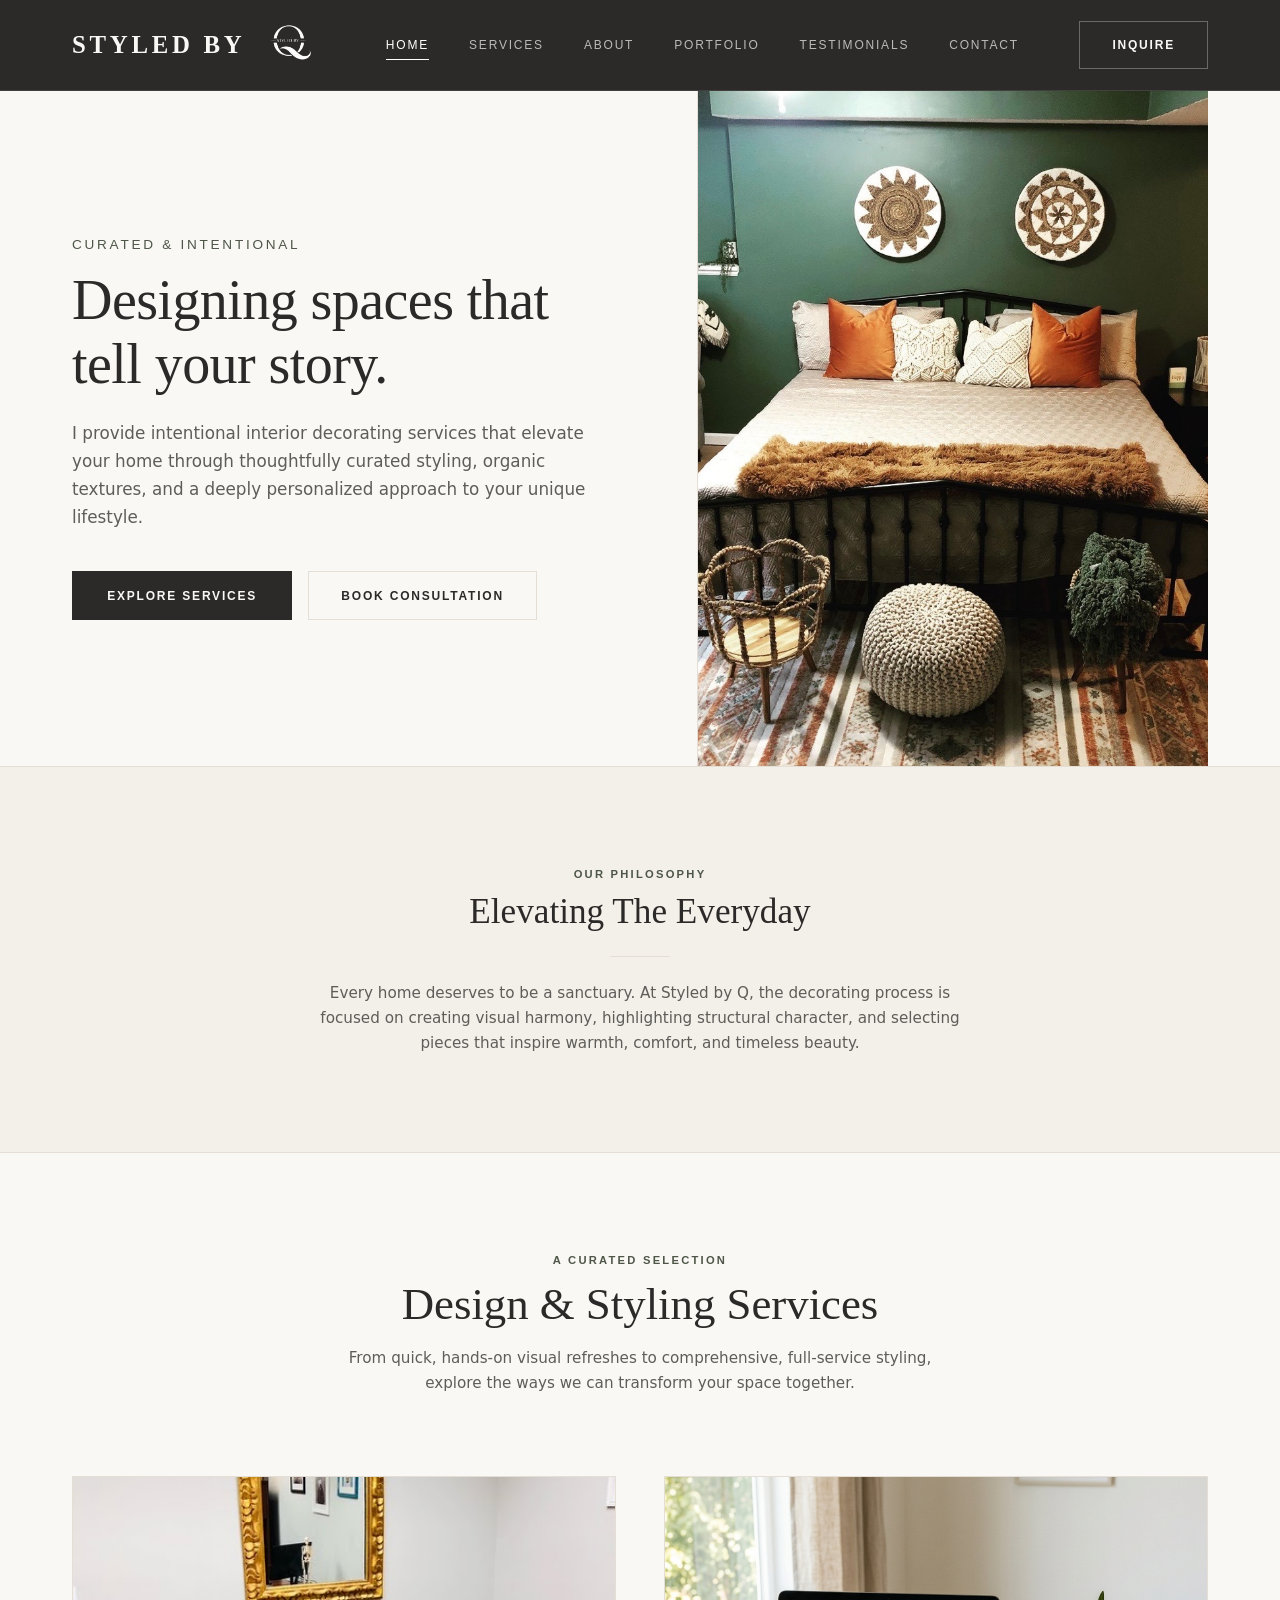
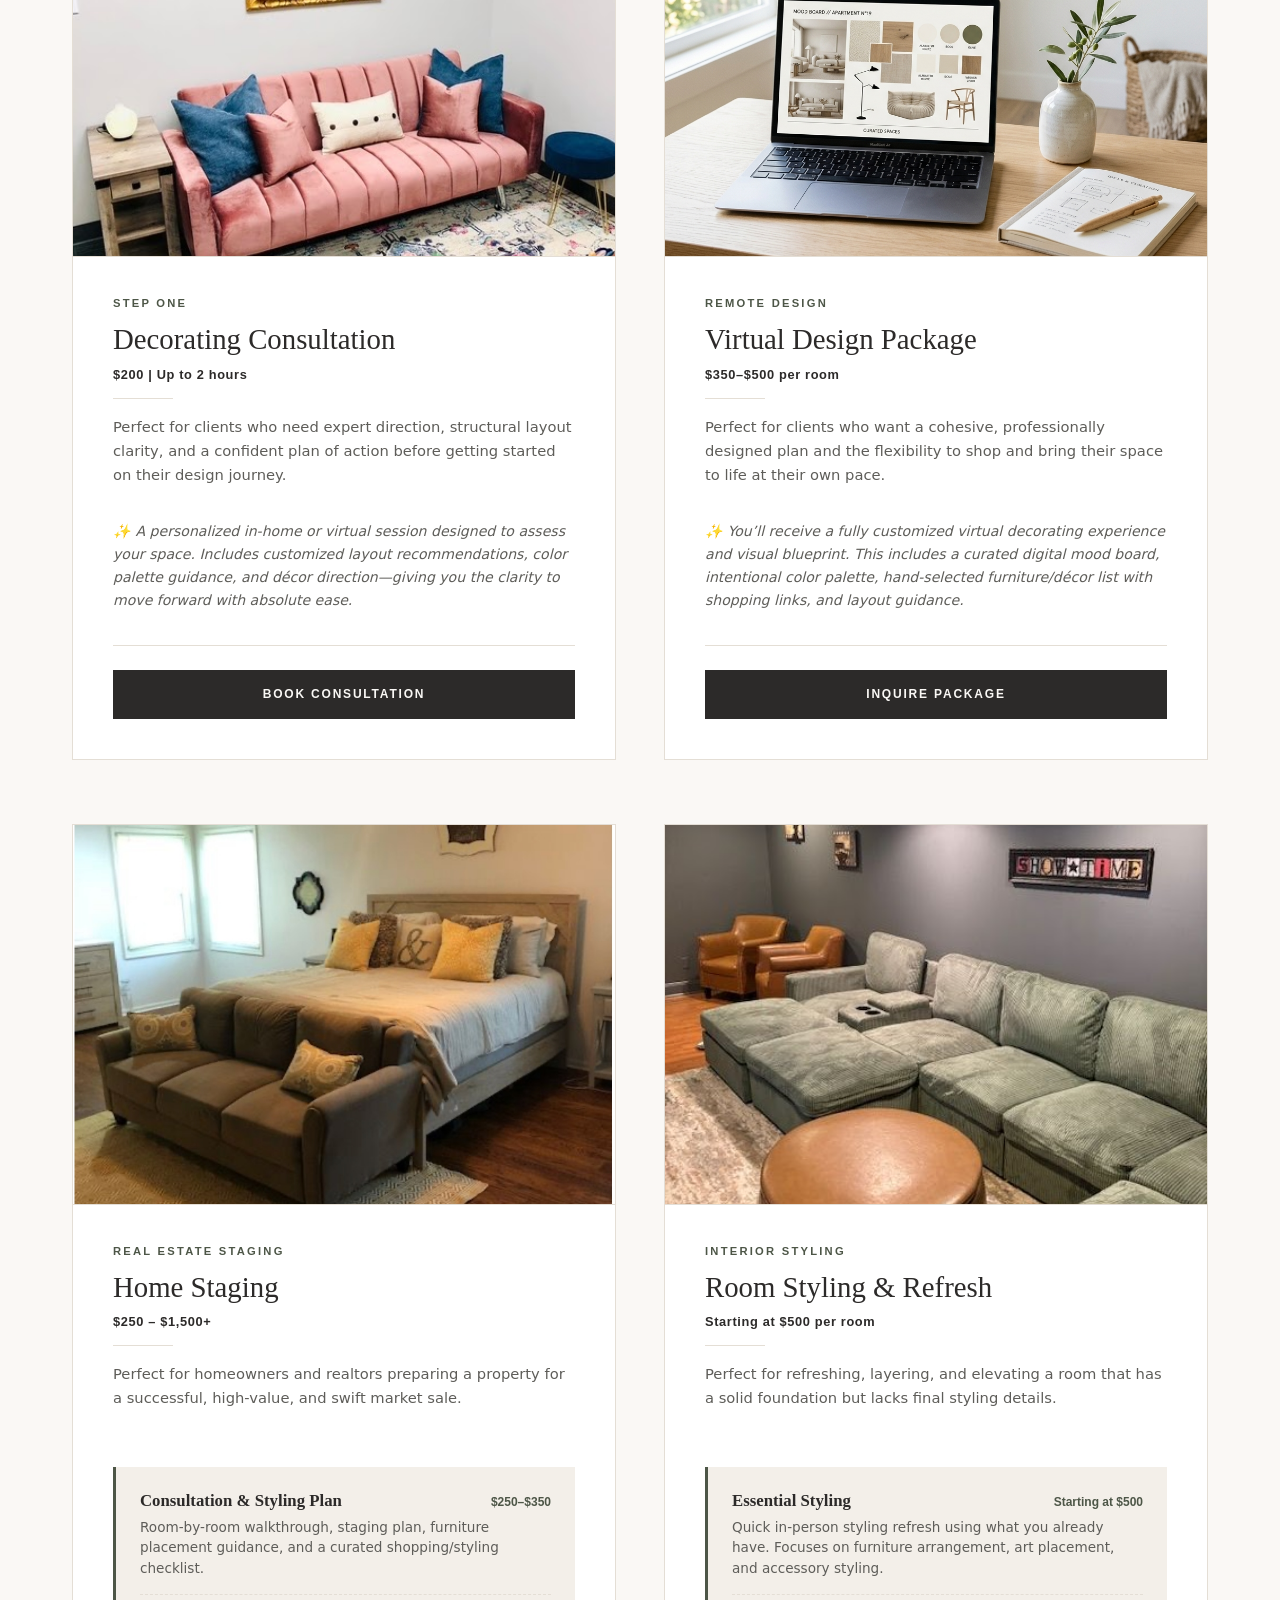
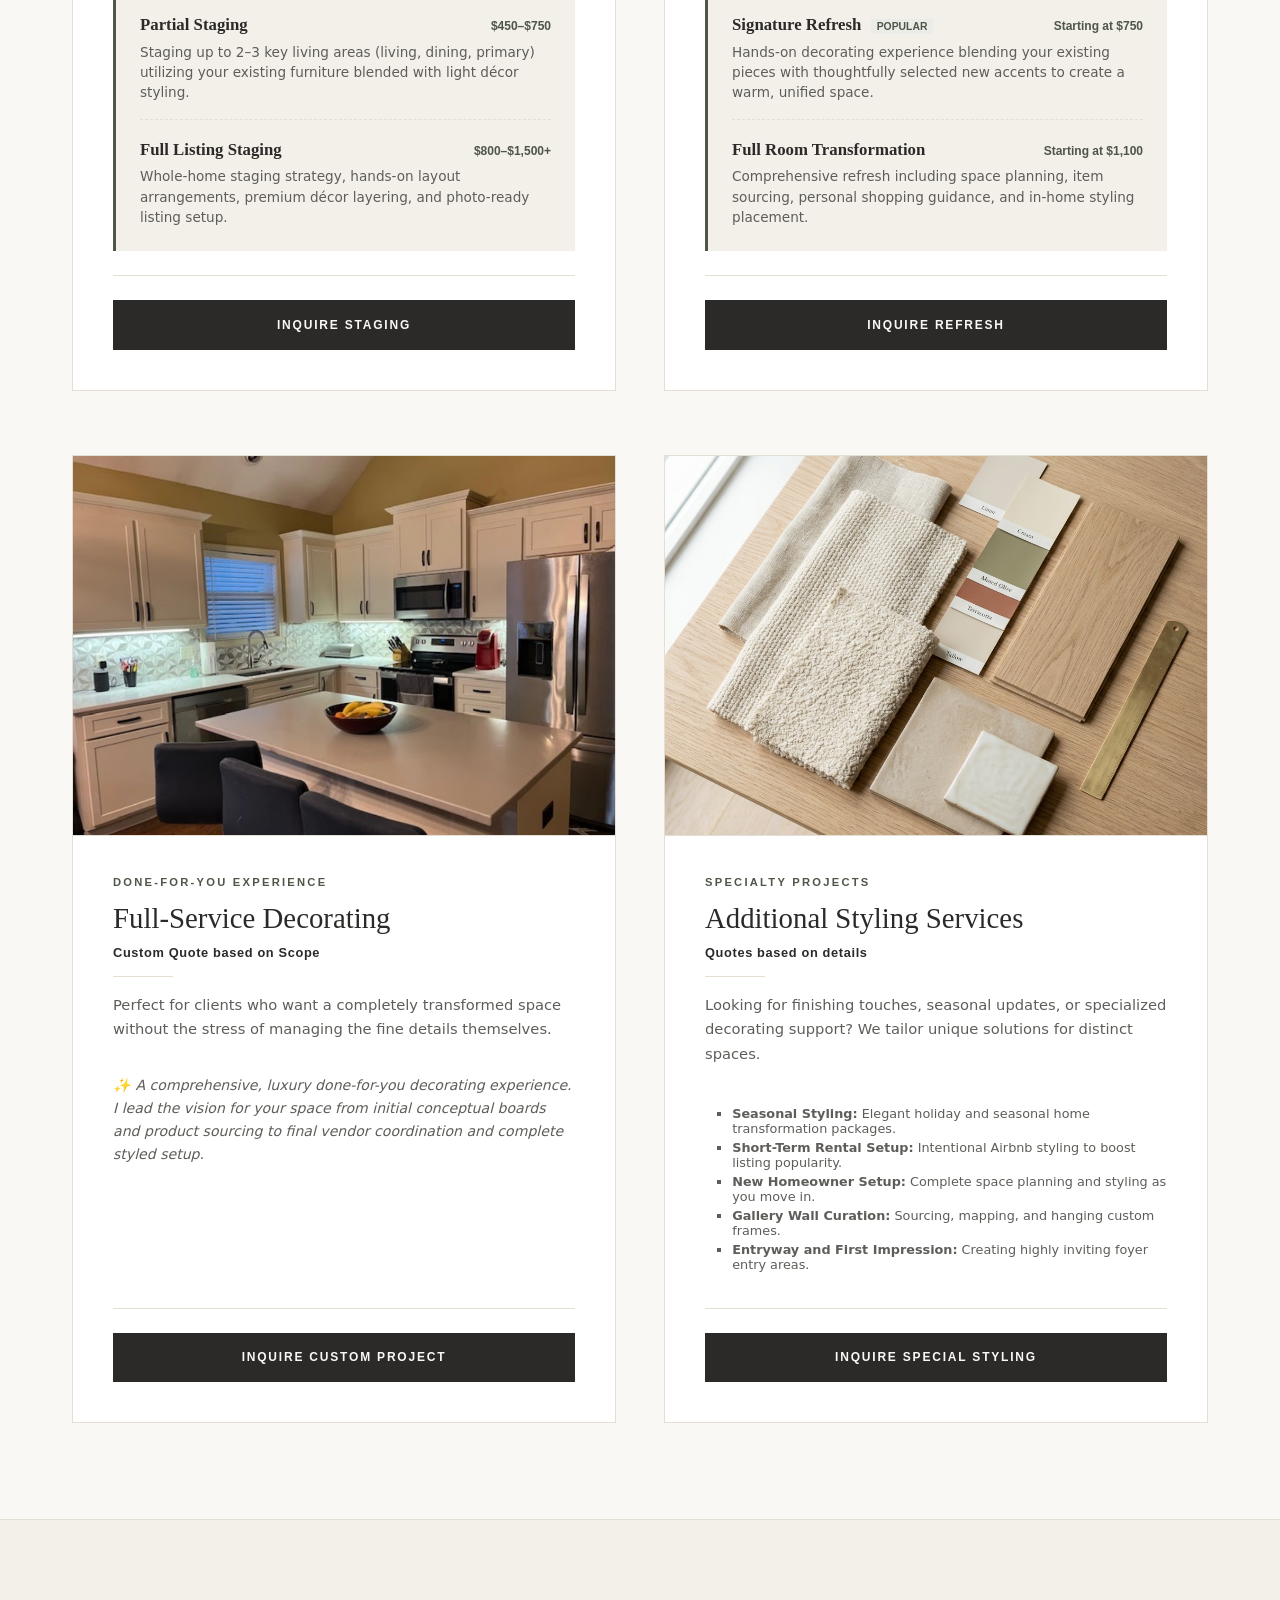
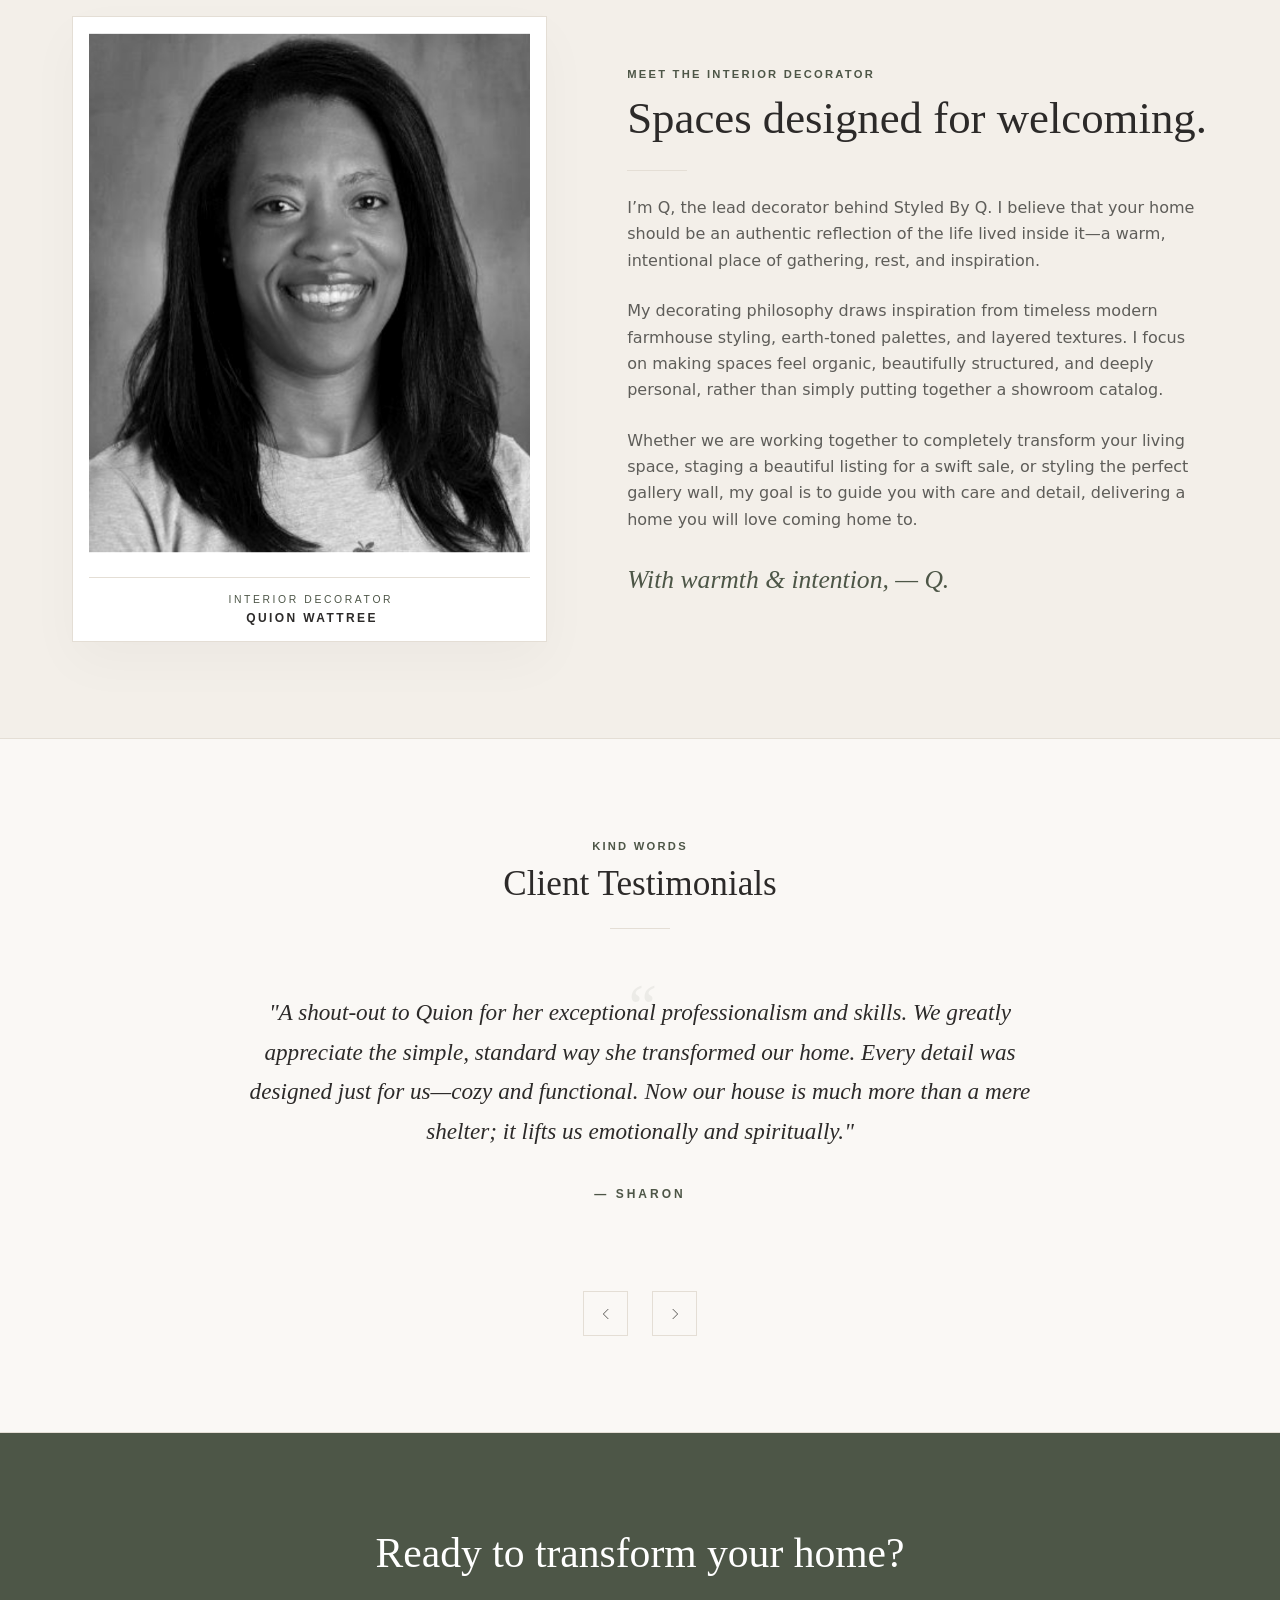
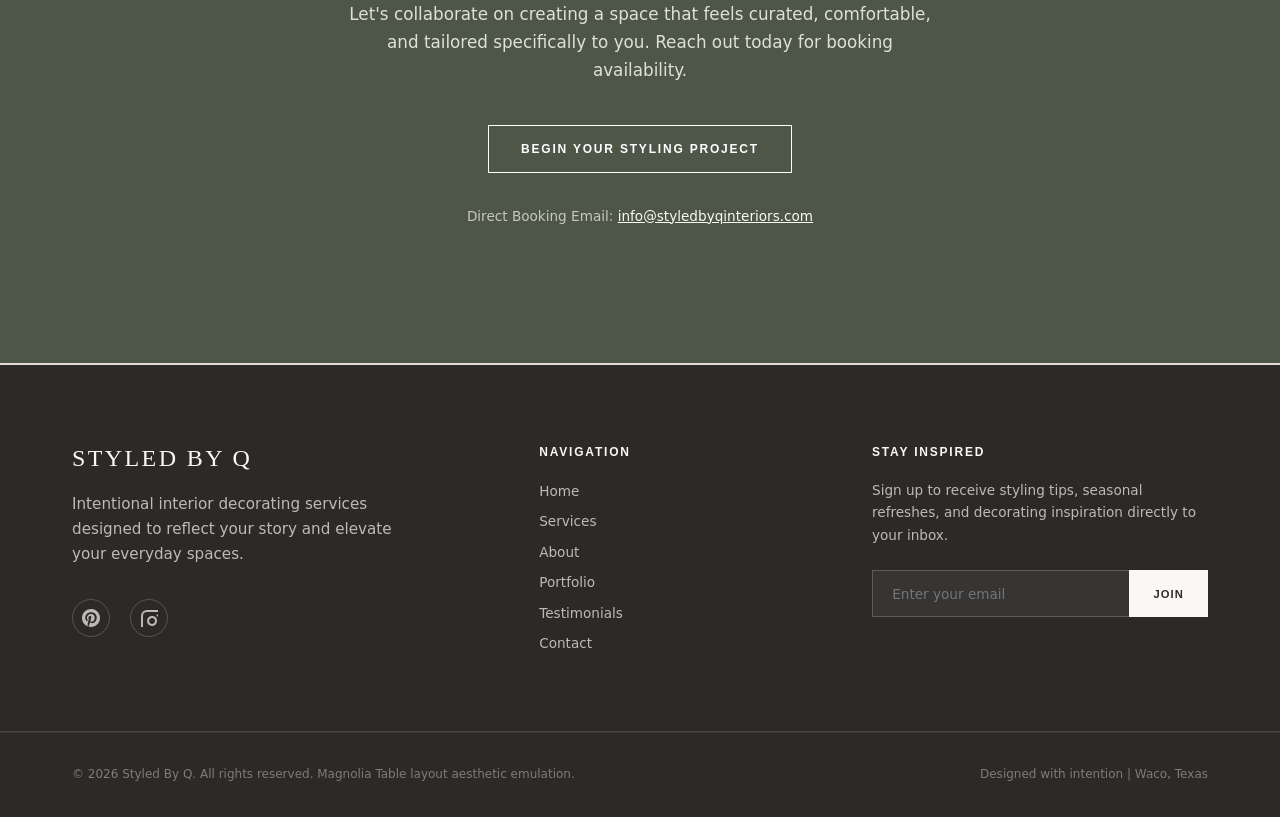
<file: index.html>
<!DOCTYPE html>
<html lang="en">
<head>
    <meta charset="UTF-8">
    <meta name="viewport" content="width=device-width, initial-scale=1.0">
    <meta http-equiv="X-UA-Compatible" content="IE=edge">

    <!-- Security Headers -->
    <meta http-equiv="Content-Security-Policy" content="default-src 'self'; script-src 'self'; style-src 'self' 'unsafe-inline' https://fonts.googleapis.com; font-src https://fonts.gstatic.com; img-src 'self' data:; form-action https://formsubmit.co; frame-ancestors 'none'; base-uri 'self';">
    <meta name="referrer" content="strict-origin-when-cross-origin">
    
    <!-- SEO Optimization -->
    <title>Styled By Q | Intentional Interior Decorating & Home Staging Services</title>
    <meta name="description" content="Elevate your home with intentional interior decorating and home staging by Styled By Q. Offering consultations, virtual design, partial and full staging, and complete room transformations.">
    <meta name="keywords" content="interior decorating, home staging, room styling, virtual interior design, space refresh, modern farmhouse style, Waco decorator">
    <meta name="author" content="Styled By Q">
    
    <!-- Open Graph Metadata -->
    <meta property="og:title" content="Styled By Q | Intentional Interior Decorating">
    <meta property="og:description" content="Elevate your home with intentional interior decorating, staging, and room styling. Warm, premium, curated spaces tailored to your lifestyle.">
    <meta property="og:image" content="./assets/hero_living_room.jpg">
    <meta property="og:url" content="https://sites.google.com/view/styledbyq/services">
    <meta property="og:type" content="website">
    
    <!-- Styling stylesheet -->
    <link rel="stylesheet" href="index.css?v=3">
    <link rel="icon" type="image/png" href="./assets/favicon.png">
</head>
<body class="gradient">

    <!-- Sticky Header -->
    <header id="main-header">
        <div class="container header-container">
            <a href="#hero" class="logo" id="header-logo">
                <span>Styled By</span>
                <img src="./assets/header_logo.png" alt="Q Logo" class="logo-img">
            </a>
            
            <nav class="nav-links" id="main-nav">
                <a href="#hero" class="nav-item active" id="nav-home">Home</a>
                <a href="#services" class="nav-item" id="nav-services">Services</a>
                <a href="#about" class="nav-item" id="nav-about">About</a>
                <a href="portfolio.html" class="nav-item" id="nav-portfolio">Portfolio</a>
                <a href="#testimonials" class="nav-item" id="nav-testimonials">Testimonials</a>
                <a href="#contact" class="nav-item" id="nav-contact">Contact</a>
            </nav>
            
            <div class="cta-nav">
                <button class="btn-outline" id="btn-header-inquire">Inquire</button>
            </div>
            
            <button class="menu-toggle" id="mobile-menu-btn" aria-label="Toggle navigation menu">
                <svg class="icon-hamburger" xmlns="http://www.w3.org/2000/svg" width="24" height="24" viewBox="0 0 24 24" fill="none" stroke="currentColor" stroke-width="2" stroke-linecap="round" stroke-linejoin="round">
                    <line x1="4" y1="12" x2="20" y2="12"></line>
                    <line x1="4" y1="6" x2="20" y2="6"></line>
                    <line x1="4" y1="18" x2="20" y2="18"></line>
                </svg>
                <svg class="icon-close" xmlns="http://www.w3.org/2000/svg" width="24" height="24" viewBox="0 0 24 24" fill="none" stroke="currentColor" stroke-width="2" stroke-linecap="round" stroke-linejoin="round">
                    <line x1="18" y1="6" x2="6" y2="18"></line>
                    <line x1="6" y1="6" x2="18" y2="18"></line>
                </svg>
            </button>
        </div>
    </header>

    <!-- Hero Section -->
    <section class="hero" id="hero">
        <div class="container">
            <div class="hero-grid">
                <div class="hero-content">
                    <span class="hero-subtitle">CURATED & INTENTIONAL</span>
                    <h1>Designing spaces that tell your story.</h1>
                    <p>I provide intentional interior decorating services that elevate your home through thoughtfully curated styling, organic textures, and a deeply personalized approach to your unique lifestyle.</p>
                    <div style="display: flex; gap: 1rem;">
                        <a href="#services" class="btn-primary" id="btn-hero-explore">Explore Services</a>
                        <button class="btn-outline" id="btn-hero-consult">Book Consultation</button>
                    </div>
                </div>
                <div class="hero-image-wrapper">
                    <img src="./assets/hero_living_room.jpg" alt="Styled bedroom with deep green accent wall, burnt orange velvet pillows, boho woven wall art, and layered earth-tone textures" class="hero-image" loading="eager">
                </div>
            </div>
        </div>
    </section>

    <!-- Services Intro -->
    <section class="category-intro section-padding">
        <div class="container">
            <span class="uppercase-tag">Our Philosophy</span>
            <h2>Elevating The Everyday</h2>
            <div class="editorial-divider"></div>
            <p>Every home deserves to be a sanctuary. At Styled by Q, the decorating process is focused on creating visual harmony, highlighting structural character, and selecting pieces that inspire warmth, comfort, and timeless beauty.</p>
        </div>
    </section>

    <!-- Services Catalog Grid -->
    <section class="services-catalog section-padding" id="services">
        <div class="container">
            <div style="text-align: center; margin-bottom: 5rem;">
                <span class="uppercase-tag">A Curated Selection</span>
                <h2 style="font-size: 2.8rem;">Design & Styling Services</h2>
                <p style="max-width: 600px; margin: 1rem auto 0 auto; color: var(--text-muted);">From quick, hands-on visual refreshes to comprehensive, full-service styling, explore the ways we can transform your space together.</p>
            </div>
            
            <div class="catalog-grid">
                
                <!-- Service 1: Decorating Consultation -->
                <div class="service-card" id="service-consultation">
                    <div class="card-image-box">
                        <img src="./assets/orig_home_1.png" alt="Decorating Consultation styled space by Styled By Q" class="card-image" loading="lazy">
                    </div>
                    <div class="card-body">
                        <span class="uppercase-tag">Step One</span>
                        <h3 class="card-title">Decorating Consultation</h3>
                        <span class="card-price">$200 | Up to 2 hours</span>
                        <div class="editorial-divider" style="margin: 1rem 0;"></div>
                        <p class="card-desc">Perfect for clients who need expert direction, structural layout clarity, and a confident plan of action before getting started on their design journey.</p>
                        <p class="card-desc" style="font-size: 0.88rem; font-style: italic;">✨ A personalized in-home or virtual session designed to assess your space. Includes customized layout recommendations, color palette guidance, and décor direction—giving you the clarity to move forward with absolute ease.</p>
                        <div class="card-footer">
                            <button class="btn-primary" id="btn-book-consult">Book Consultation</button>
                        </div>
                    </div>
                </div>

                <!-- Service 2: Virtual Design Package -->
                <div class="service-card" id="service-virtual-design">
                    <div class="card-image-box">
                        <img src="./assets/moodboard_laptop.png" alt="Laptop on styled oak desk showing virtual interior design moodboard" class="card-image" loading="lazy">
                    </div>
                    <div class="card-body">
                        <span class="uppercase-tag">Remote Design</span>
                        <h3 class="card-title">Virtual Design Package</h3>
                        <span class="card-price">$350–$500 per room</span>
                        <div class="editorial-divider" style="margin: 1rem 0;"></div>
                        <p class="card-desc">Perfect for clients who want a cohesive, professionally designed plan and the flexibility to shop and bring their space to life at their own pace.</p>
                        <p class="card-desc" style="font-size: 0.88rem; font-style: italic;">✨ You’ll receive a fully customized virtual decorating experience and visual blueprint. This includes a curated digital mood board, intentional color palette, hand-selected furniture/décor list with shopping links, and layout guidance.</p>
                        <div class="card-footer">
                            <button class="btn-primary" id="btn-book-virtual">Inquire Package</button>
                        </div>
                    </div>
                </div>

                <!-- Service 3: Home Staging -->
                <div class="service-card" id="service-home-staging">
                    <div class="card-image-box">
                        <img src="./assets/bedroom_staged.jpg" alt="Staged master bedroom featuring cozy linen bedding, yellow textured accent pillows, and an inviting sofa at the foot of the bed" class="card-image" loading="lazy">
                    </div>
                    <div class="card-body">
                        <span class="uppercase-tag">Real Estate Staging</span>
                        <h3 class="card-title">Home Staging</h3>
                        <span class="card-price">$250 – $1,500+</span>
                        <div class="editorial-divider" style="margin: 1rem 0;"></div>
                        <p class="card-desc">Perfect for homeowners and realtors preparing a property for a successful, high-value, and swift market sale.</p>
                        
                        <!-- Sub-service tiers -->
                        <div class="sub-services-grid">
                            <div class="sub-service-tier">
                                <div class="tier-title-bar">
                                    <span class="tier-name">Consultation & Styling Plan</span>
                                    <span class="tier-price">$250–$350</span>
                                </div>
                                <p class="tier-desc">Room-by-room walkthrough, staging plan, furniture placement guidance, and a curated shopping/styling checklist.</p>
                            </div>
                            <div class="sub-service-tier">
                                <div class="tier-title-bar">
                                    <span class="tier-name">Partial Staging</span>
                                    <span class="tier-price">$450–$750</span>
                                </div>
                                <p class="tier-desc">Staging up to 2–3 key living areas (living, dining, primary) utilizing your existing furniture blended with light décor styling.</p>
                            </div>
                            <div class="sub-service-tier">
                                <div class="tier-title-bar">
                                    <span class="tier-name">Full Listing Staging</span>
                                    <span class="tier-price">$800–$1,500+</span>
                                </div>
                                <p class="tier-desc">Whole-home staging strategy, hands-on layout arrangements, premium décor layering, and photo-ready listing setup.</p>
                            </div>
                        </div>
                        
                        <div class="card-footer">
                            <button class="btn-primary" id="btn-book-staging">Inquire Staging</button>
                        </div>
                    </div>
                </div>

                <!-- Service 4: Room Styling/Refresh Service -->
                <div class="service-card" id="service-room-refresh">
                    <div class="card-image-box">
                        <img src="./assets/orig_home_3.png" alt="Room Styling and Refresh service work by Styled By Q" class="card-image" loading="lazy">
                    </div>
                    <div class="card-body">
                        <span class="uppercase-tag">Interior Styling</span>
                        <h3 class="card-title">Room Styling & Refresh</h3>
                        <span class="card-price">Starting at $500 per room</span>
                        <div class="editorial-divider" style="margin: 1rem 0;"></div>
                        <p class="card-desc">Perfect for refreshing, layering, and elevating a room that has a solid foundation but lacks final styling details.</p>
                        
                        <!-- Sub-service tiers -->
                        <div class="sub-services-grid">
                            <div class="sub-service-tier">
                                <div class="tier-title-bar">
                                    <span class="tier-name">Essential Styling</span>
                                    <span class="tier-price">Starting at $500</span>
                                </div>
                                <p class="tier-desc">Quick in-person styling refresh using what you already have. Focuses on furniture arrangement, art placement, and accessory styling.</p>
                            </div>
                            <div class="sub-service-tier">
                                <div class="tier-title-bar">
                                    <span class="tier-name">Signature Refresh <span style="font-size: 0.65rem; background-color: var(--accent-green-light); color: var(--accent-green); padding: 2px 6px; font-weight: bold; font-family: var(--font-geometric); vertical-align: middle; margin-left: 5px;">POPULAR</span></span>
                                    <span class="tier-price">Starting at $750</span>
                                </div>
                                <p class="tier-desc">Hands-on decorating experience blending your existing pieces with thoughtfully selected new accents to create a warm, unified space.</p>
                            </div>
                            <div class="sub-service-tier">
                                <div class="tier-title-bar">
                                    <span class="tier-name">Full Room Transformation</span>
                                    <span class="tier-price">Starting at $1,100</span>
                                </div>
                                <p class="tier-desc">Comprehensive refresh including space planning, item sourcing, personal shopping guidance, and in-home styling placement.</p>
                            </div>
                        </div>
                        
                        <div class="card-footer">
                            <button class="btn-primary" id="btn-book-refresh">Inquire Refresh</button>
                        </div>
                    </div>
                </div>

                <!-- Service 5: Signature Service (Full Decorating) -->
                <div class="service-card" id="service-signature">
                    <div class="card-image-box">
                        <img src="./assets/full_service_kitchen.jpg" alt="Premium modern farmhouse kitchen styled with warm off-white shaker cabinets, mosaic geometric backsplash, and quartz island" class="card-image" loading="lazy">
                    </div>
                    <div class="card-body">
                        <span class="uppercase-tag">Done-For-You Experience</span>
                        <h3 class="card-title">Full-Service Decorating</h3>
                        <span class="card-price">Custom Quote based on Scope</span>
                        <div class="editorial-divider" style="margin: 1rem 0;"></div>
                        <p class="card-desc">Perfect for clients who want a completely transformed space without the stress of managing the fine details themselves.</p>
                        <p class="card-desc" style="font-size: 0.88rem; font-style: italic;">✨ A comprehensive, luxury done-for-you decorating experience. I lead the vision for your space from initial conceptual boards and product sourcing to final vendor coordination and complete styled setup.</p>
                        <div class="card-footer">
                            <button class="btn-primary" id="btn-book-full">Inquire Custom Project</button>
                        </div>
                    </div>
                </div>

                <!-- Service 6: Additional Services -->
                <div class="service-card" id="service-additional">
                    <div class="card-image-box">
                        <img src="./assets/designer_workspace.png" alt="Premium flatlay of interior design materials on white oak table including textured linen swatches, terracotta and olive paint chips, oak samples, and a brass ruler" class="card-image" loading="lazy">
                    </div>
                    <div class="card-body">
                        <span class="uppercase-tag">Specialty Projects</span>
                        <h3 class="card-title">Additional Styling Services</h3>
                        <span class="card-price">Quotes based on details</span>
                        <div class="editorial-divider" style="margin: 1rem 0;"></div>
                        <p class="card-desc">Looking for finishing touches, seasonal updates, or specialized decorating support? We tailor unique solutions for distinct spaces.</p>
                        
                        <ul class="tier-bullets" style="margin: 0.5rem 0 2rem 0.5rem; list-style-type: square;">
                            <li><strong>Seasonal Styling:</strong> Elegant holiday and seasonal home transformation packages.</li>
                            <li><strong>Short-Term Rental Setup:</strong> Intentional Airbnb styling to boost listing popularity.</li>
                            <li><strong>New Homeowner Setup:</strong> Complete space planning and styling as you move in.</li>
                            <li><strong>Gallery Wall Curation:</strong> Sourcing, mapping, and hanging custom frames.</li>
                            <li><strong>Entryway and First Impression:</strong> Creating highly inviting foyer entry areas.</li>
                        </ul>
                        
                        <div class="card-footer">
                            <button class="btn-primary" id="btn-book-additional">Inquire Special Styling</button>
                        </div>
                    </div>
                </div>

            </div>
        </div>
    </section>

    <!-- About Section -->
    <section class="about section-padding" id="about">
        <div class="container">
            <div class="about-grid">
                <div class="about-image-box">
                    <img src="./assets/orig_about_image.png" alt="Interior designer Quion Wattree of Styled By Q" class="about-image" loading="lazy">
                    <div class="about-image-name" style="text-align: center !important; display: block !important; width: 100% !important; margin: 1.5rem auto 0 auto !important; padding-top: 1rem !important; border-top: 1px solid var(--border-color) !important; font-family: var(--font-geometric) !important; text-transform: uppercase !important;">
                        <div style="font-size: 0.65rem !important; letter-spacing: 0.25em !important; font-weight: 500 !important; color: var(--accent-green) !important; margin-bottom: 0.4rem !important;">Interior Decorator</div>
                        <div style="font-size: 0.75rem !important; letter-spacing: 0.2em !important; padding-left: 0.2em !important; font-weight: 600 !important; color: var(--text-primary) !important;">Quion Wattree</div>
                    </div>
                </div>
                <div class="about-content">
                    <span class="uppercase-tag">Meet the Interior Decorator</span>
                    <h2>Spaces designed for welcoming.</h2>
                    <div class="editorial-divider" style="margin: 1.5rem 0;"></div>
                    <p>I’m Q, the lead decorator behind Styled By Q. I believe that your home should be an authentic reflection of the life lived inside it—a warm, intentional place of gathering, rest, and inspiration.</p>
                    <p>My decorating philosophy draws inspiration from timeless modern farmhouse styling, earth-toned palettes, and layered textures. I focus on making spaces feel organic, beautifully structured, and deeply personal, rather than simply putting together a showroom catalog.</p>
                    <p>Whether we are working together to completely transform your living space, staging a beautiful listing for a swift sale, or styling the perfect gallery wall, my goal is to guide you with care and detail, delivering a home you will love coming home to.</p>
                    <div class="about-signature">With warmth & intention, — Q.</div>
                </div>
            </div>
        </div>
    </section>

    <!-- Testimonials Slider -->
    <section class="testimonials section-padding" id="testimonials">
        <div class="container">
            <div class="testimonials-title-wrapper">
                <span class="uppercase-tag">Kind Words</span>
                <h2>Client Testimonials</h2>
                <div class="editorial-divider"></div>
            </div>
            
            <div class="testimonial-container">
                
                <!-- Slide 1 -->
                <div class="testimonial-slide active" id="slide-1">
                    <p class="testimonial-quote">"A shout-out to Quion for her exceptional professionalism and skills. We greatly appreciate the simple, standard way she transformed our home. Every detail was designed just for us—cozy and functional. Now our house is much more than a mere shelter; it lifts us emotionally and spiritually."</p>
                    <span class="testimonial-author">— Sharon</span>
                </div>
                
                <!-- Slide 2 -->
                <div class="testimonial-slide" id="slide-2">
                    <p class="testimonial-quote">"Testimonial coming soon..."</p>
                    <span class="testimonial-author">— Kesia</span>
                </div>
                
                <!-- Slide 3 -->
                <div class="testimonial-slide" id="slide-3">
                    <p class="testimonial-quote">"Testimonial coming soon..."</p>
                    <span class="testimonial-author">— Andrea</span>
                </div>
                
            </div>
            
            <!-- Controls -->
            <div class="testimonial-controls">
                <button class="slider-btn" id="prev-slide-btn" aria-label="Previous testimonial">
                    <svg xmlns="http://www.w3.org/2000/svg" fill="none" viewBox="0 0 24 24" stroke="currentColor">
                        <path stroke-linecap="round" stroke-linejoin="round" d="M15 19l-7-7 7-7" />
                    </svg>
                </button>
                <button class="slider-btn" id="next-slide-btn" aria-label="Next testimonial">
                    <svg xmlns="http://www.w3.org/2000/svg" fill="none" viewBox="0 0 24 24" stroke="currentColor">
                        <path stroke-linecap="round" stroke-linejoin="round" d="M9 5l7 7-7 7" />
                    </svg>
                </button>
            </div>
            
        </div>
    </section>

    <!-- Call To Action Banner -->
    <section class="cta-banner section-padding" id="contact">
        <div class="container">
            <h2>Ready to transform your home?</h2>
            <p>Let's collaborate on creating a space that feels curated, comfortable, and tailored specifically to you. Reach out today for booking availability.</p>
            <div style="display: flex; flex-direction: column; align-items: center; gap: 1rem;">
                <button class="btn-outline" id="btn-cta-inquire">Begin Your Styling Project</button>
                <p style="font-size: 0.85rem; color: rgba(250,248,245,0.7); margin-top: 1rem;">Direct Booking Email: <a id="email-link" href="#" style="text-decoration: underline; color: var(--bg-primary);">[click to reveal]</a></p>
            </div>
        </div>
    </section>

    <!-- Booking Slide-out Drawer Modal (Shopify-inspired overlay) -->
    <div class="drawer-overlay" id="booking-drawer-overlay">
        <div class="drawer-container" id="booking-drawer">
            <div class="drawer-header">
                <h3 class="drawer-title" id="drawer-title-lbl">Booking Inquiry</h3>
                <button class="drawer-close" id="btn-drawer-close" aria-label="Close booking drawer">&times;</button>
            </div>
            
            <div class="drawer-body">
                <!-- Success Message -->
                <div class="success-message" id="drawer-success-msg">
                    <div class="success-icon">
                        <svg xmlns="http://www.w3.org/2000/svg" fill="none" viewBox="0 0 24 24" stroke="currentColor">
                            <path stroke-linecap="round" stroke-linejoin="round" d="M5 13l4 4L19 7" />
                        </svg>
                    </div>
                    <h3>Inquiry Received</h3>
                    <p style="font-size: 0.9rem; color: var(--text-muted);">Thank you so much! Q will review your home details and reach out to you within 24-48 business hours with next steps.</p>
                    <button class="btn-primary" id="btn-success-close" style="margin-top: 2rem; width: 100%;">Close Drawer</button>
                </div>
                
                <!-- Inquiry Form -->
                <form id="booking-inquiry-form" action="https://formsubmit.co/info@styledbyqinteriors.com" method="POST">
                    <!-- FormSubmit Configuration -->
                    <input type="hidden" name="_subject" value="New Website Inquiry | Styled By Q">
                    <input type="hidden" name="_next" id="form-next-url" value="">
                    <input type="hidden" name="_autoresponse" value="Thank you for contacting Styled By Q! We have received your inquiry and someone will contact you shortly.">
                    <input type="hidden" name="_captcha" value="true">
                    <input type="text" name="_honey" style="display:none" tabindex="-1" autocomplete="off">
                    
                    <div class="form-group">
                        <label class="form-label" for="client-name">Full Name</label>
                        <input type="text" id="client-name" name="name" class="form-control" placeholder="Enter your full name" required>
                    </div>
                    
                    <div class="form-group">
                        <label class="form-label" for="client-email">Email Address</label>
                        <input type="email" id="client-email" name="email" class="form-control" placeholder="yourname@domain.com" required>
                    </div>
                    
                    <div class="form-group">
                        <label class="form-label" for="selected-service">Selected Service</label>
                        <select id="selected-service" name="service" class="form-control" required>
                            <option value="General Inquiry">General Inquiry</option>
                            <option value="Decorating Consultation">Decorating Consultation</option>
                            <option value="Virtual Design Package">Virtual Design Package</option>
                            <option value="Home Staging">Home Staging (Real Estate)</option>
                            <option value="Room Styling & Refresh">Room Styling & Refresh</option>
                            <option value="Full-Service Decorating">Full-Service Decorating (Done-For-You)</option>
                            <option value="Specialty Styling">Specialty Project Styling</option>
                        </select>
                    </div>
                    
                    <div class="form-group">
                        <label class="form-label" for="client-details">About Your Space</label>
                        <textarea id="client-details" name="message" class="form-control" placeholder="Briefly describe your room, your goals, and your styling dreams..." required></textarea>
                    </div>
                    
                    <button type="submit" class="btn-primary form-submit-btn" id="btn-submit-inquiry">Send Inquiry</button>
                </form>

            </div>
        </div>
    </div>

    <!-- Footer -->
    <footer>
        <div class="footer-top">
            <div class="container footer-grid">
                <div class="footer-brand">
                    <h3>Styled By Q</h3>
                    <p>Intentional interior decorating services designed to reflect your story and elevate your everyday spaces.</p>
                    <div class="footer-socials">
                        <a href="#" class="social-icon" aria-label="Follow us on Pinterest" target="_blank" rel="noopener noreferrer">
                            <!-- Pinterest Icon SVG -->
                            <svg xmlns="http://www.w3.org/2000/svg" width="18" height="18" fill="currentColor" viewBox="0 0 24 24"><path d="M12 0c-6.627 0-12 5.373-12 12 0 5.084 3.163 9.426 7.627 11.174-.105-.949-.2-2.405.042-3.441.218-.937 1.407-5.965 1.407-5.965s-.359-.719-.359-1.782c0-1.668.967-2.914 2.171-2.914 1.023 0 1.518.769 1.518 1.69 0 1.029-.655 2.568-.994 3.995-.283 1.194.599 2.169 1.777 2.169 2.133 0 3.772-2.249 3.772-5.495 0-2.873-2.064-4.882-5.012-4.882-3.414 0-5.418 2.561-5.418 5.207 0 1.031.397 2.138.893 2.738.098.119.112.224.083.345l-.333 1.36c-.053.22-.174.267-.402.161-1.499-.698-2.436-2.889-2.436-4.649 0-3.785 2.75-7.262 7.929-7.262 4.162 0 7.396 2.967 7.396 6.93 0 4.135-2.607 7.462-6.227 7.462-1.216 0-2.359-.631-2.75-1.378l-.749 2.853c-.27 1.03-1.002 2.324-1.492 3.125 1.124.347 2.317.534 3.557.534 6.627 0 12-5.373 12-12 0-6.627-5.373-12-12-12z"/></svg>
                        </a>
                        <a href="#" class="social-icon" aria-label="Follow us on Instagram" target="_blank" rel="noopener noreferrer">
                            <!-- Instagram Icon SVG -->
                            <svg xmlns="http://www.w3.org/2000/svg" width="18" height="18" fill="none" stroke="currentColor" stroke-width="2" stroke-linecap="round" stroke-linejoin="round" class="feather feather-instagram"><rect x="2" y="2" width="20" height="20" rx="5" ry="5"></rect><path d="M16 11.37A4 4 0 1 1 12.63 8 4 4 0 0 1 16 11.37z"></path><line x1="17.5" y1="6.5" x2="17.51" y2="6.5"></line></svg>
                        </a>
                    </div>
                </div>
                
                <div class="footer-nav-col">
                    <h4>Navigation</h4>
                    <nav class="footer-links">
                        <a href="#hero">Home</a>
                        <a href="#services">Services</a>
                        <a href="#about">About</a>
                        <a href="portfolio.html">Portfolio</a>
                        <a href="#testimonials">Testimonials</a>
                        <a href="#contact">Contact</a>
                    </nav>
                </div>
                
                <div class="footer-newsletter">
                    <h4>Stay Inspired</h4>
                    <p>Sign up to receive styling tips, seasonal refreshes, and decorating inspiration directly to your inbox.</p>
                    <form class="newsletter-form" id="newsletter-form">
                        <input type="email" class="newsletter-input" placeholder="Enter your email" required aria-label="Email address for newsletter subscription">
                        <button type="submit" class="newsletter-btn">Join</button>
                    </form>
                </div>
            </div>
        </div>
        
        <div class="footer-bottom">
            <div class="container" style="display: flex; justify-content: space-between; align-items: center; width: 100%;">
                <p>&copy; 2026 Styled By Q. All rights reserved. Magnolia Table layout aesthetic emulation.</p>
                <p>Designed with intention | Waco, Texas</p>
            </div>
        </div>
    </footer>

    <!-- App Script -->
    <script src="app.js?v=2"></script>
</body>
</html>
</file>
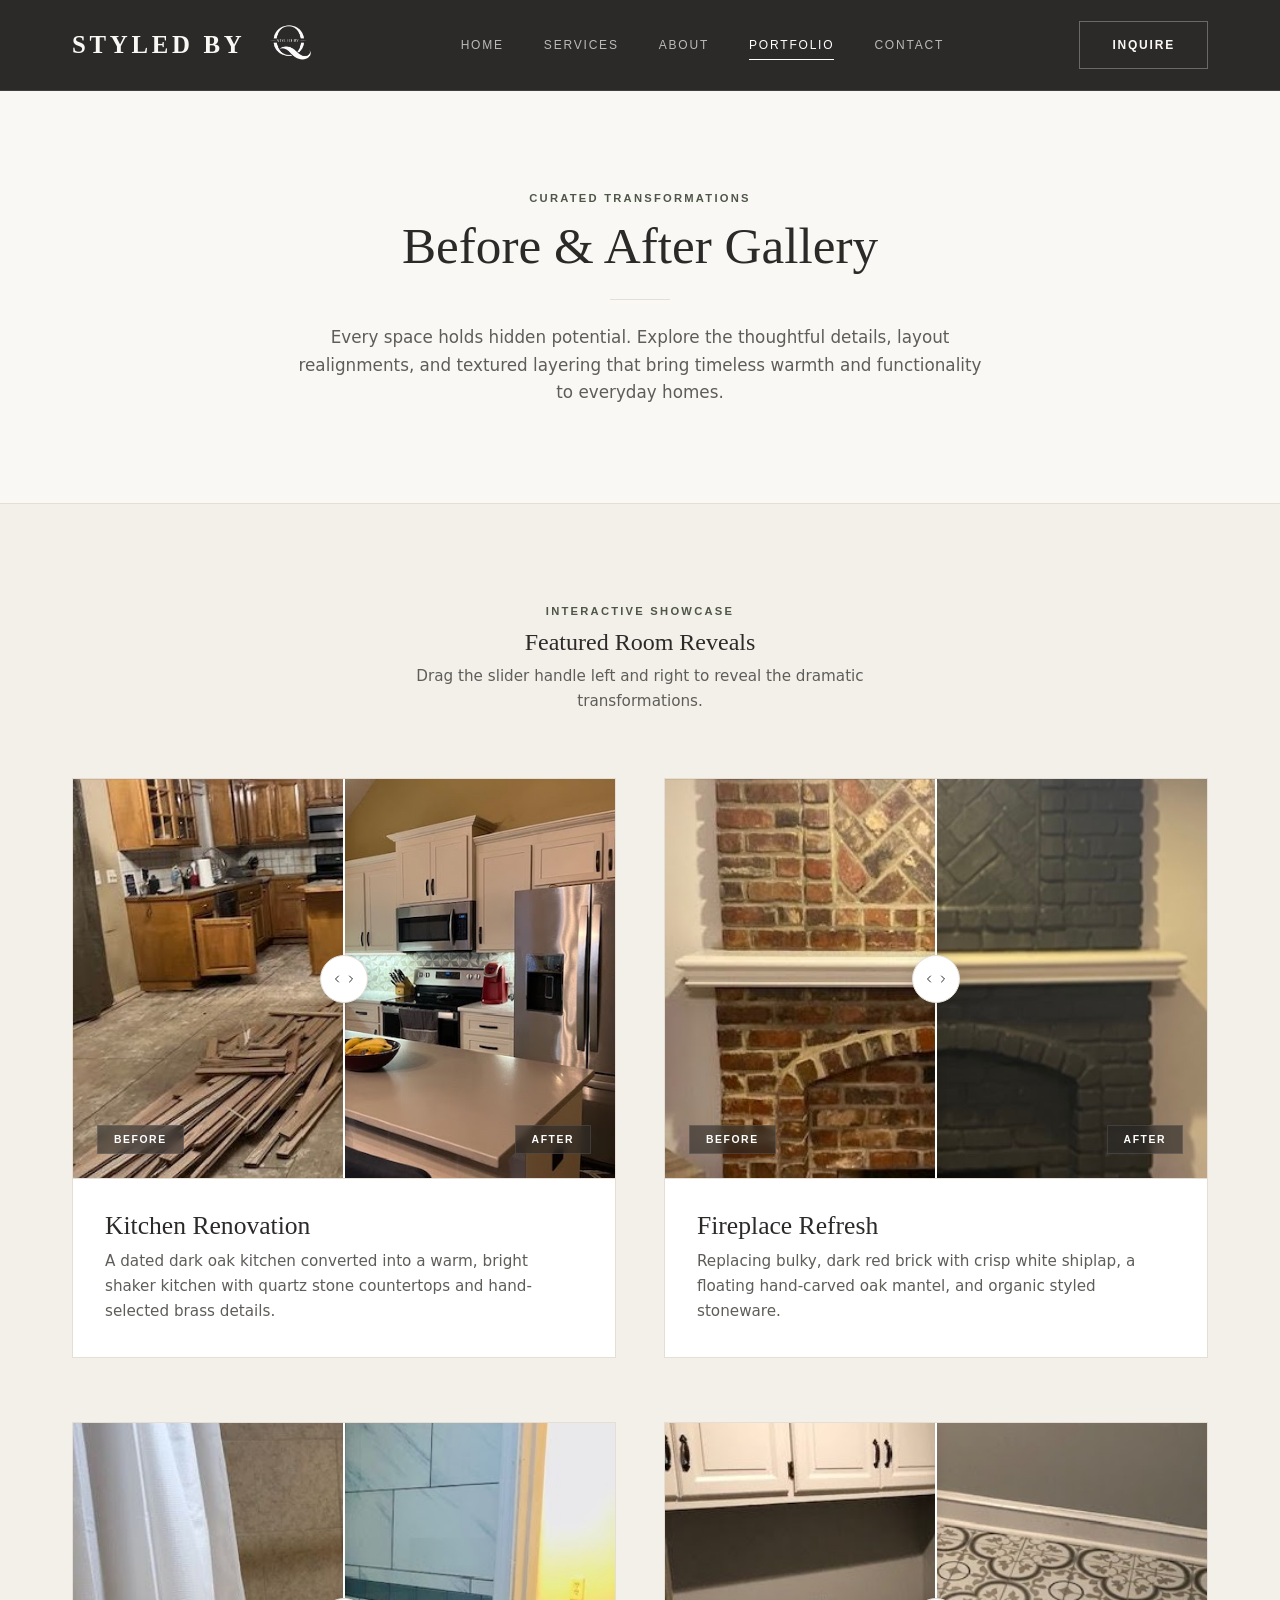
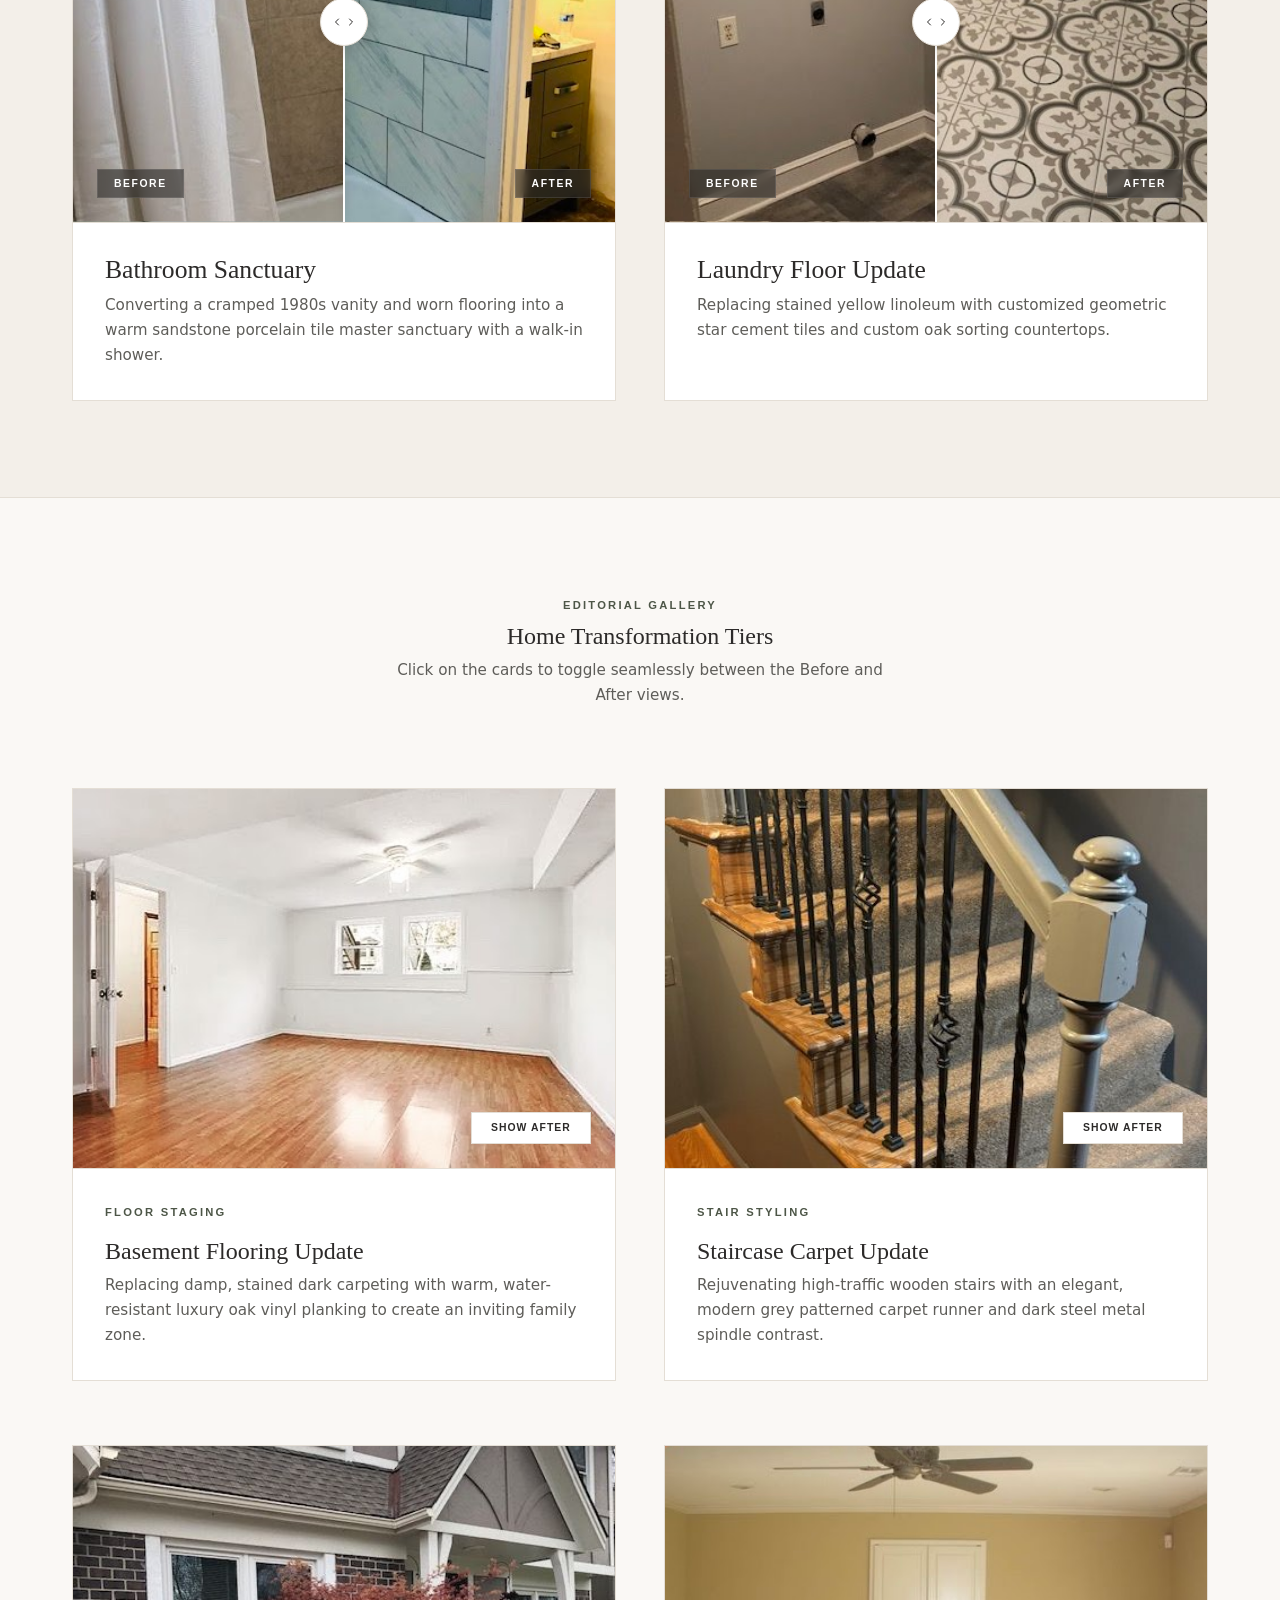
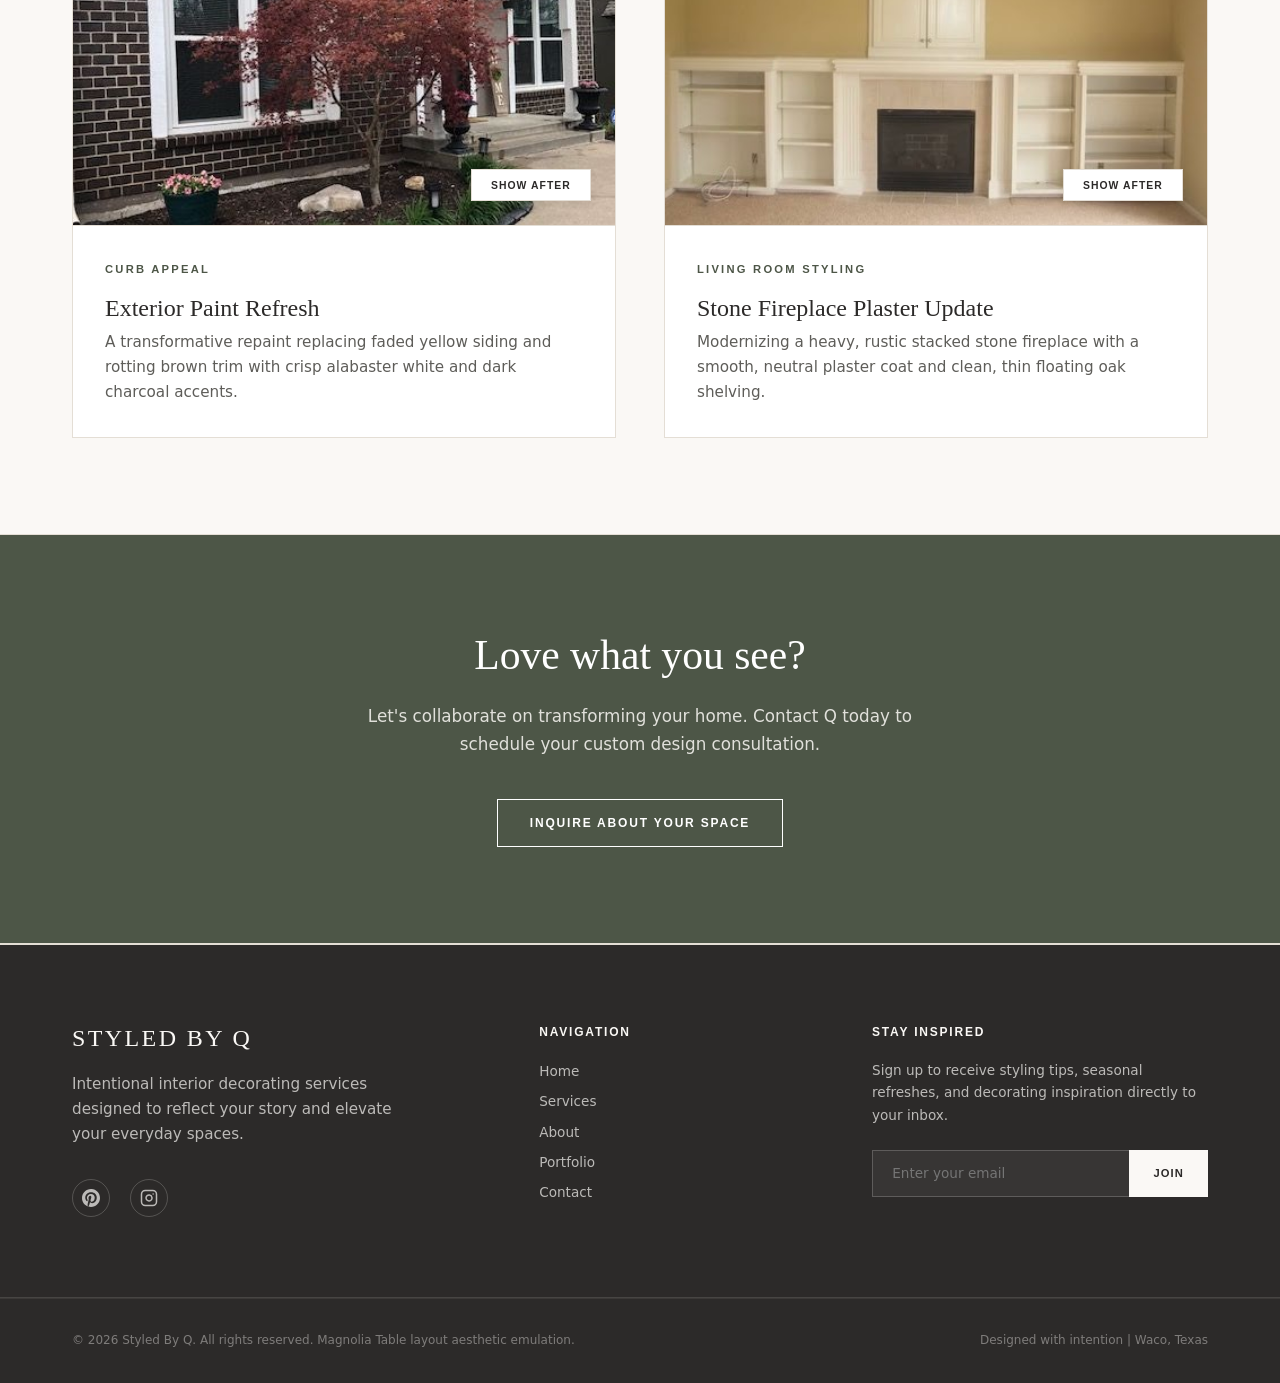
<file: portfolio.html>
<!DOCTYPE html>
<html lang="en">
<head>
    <meta charset="UTF-8">
    <meta name="viewport" content="width=device-width, initial-scale=1.0">
    <meta http-equiv="X-UA-Compatible" content="IE=edge">

    <!-- Security Headers -->
    <meta http-equiv="Content-Security-Policy" content="default-src 'self'; script-src 'self'; style-src 'self' 'unsafe-inline' https://fonts.googleapis.com; font-src https://fonts.gstatic.com; img-src 'self' data:; form-action https://formsubmit.co; frame-ancestors 'none'; base-uri 'self';">
    <meta name="referrer" content="strict-origin-when-cross-origin">
    
    <!-- SEO Optimization -->
    <title>Portfolio | Styled By Q | Before & After Transformations</title>
    <meta name="description" content="Explore the intentional before and after design transformations by Styled By Q. Home staging, interior decorating, and elegant room refreshes styled with warmth.">
    <meta name="keywords" content="interior design portfolio, before and after staging, room transformations, Waco interior decorator, warm minimalist home staging">
    <meta name="author" content="Styled By Q">
    
    <!-- Stylesheet -->
    <link rel="stylesheet" href="index.css?v=4">
    <link rel="icon" type="image/png" href="./assets/favicon.png">
</head>
<body class="gradient">

    <!-- Sticky Header -->
    <header id="main-header">
        <div class="container header-container">
            <a href="index.html#hero" class="logo" id="header-logo">
                <span>Styled By</span>
                <img src="./assets/header_logo.png" alt="Q Logo" class="logo-img">
            </a>
            
            <nav class="nav-links" id="main-nav">
                <a href="index.html#hero" class="nav-item" id="nav-home">Home</a>
                <a href="index.html#services" class="nav-item" id="nav-services">Services</a>
                <a href="index.html#about" class="nav-item" id="nav-about">About</a>
                <a href="portfolio.html" class="nav-item active" id="nav-portfolio">Portfolio</a>
                <a href="index.html#contact" class="nav-item" id="nav-contact">Contact</a>
            </nav>
            
            <div class="cta-nav">
                <a href="index.html#contact" class="btn-outline" id="btn-header-inquire">Inquire</a>
            </div>
            
            <button class="menu-toggle" id="mobile-menu-btn" aria-label="Toggle navigation menu">
                <svg class="icon-hamburger" xmlns="http://www.w3.org/2000/svg" width="24" height="24" viewBox="0 0 24 24" fill="none" stroke="currentColor" stroke-width="2" stroke-linecap="round" stroke-linejoin="round">
                    <line x1="4" y1="12" x2="20" y2="12"></line>
                    <line x1="4" y1="6" x2="20" y2="6"></line>
                    <line x1="4" y1="18" x2="20" y2="18"></line>
                </svg>
                <svg class="icon-close" xmlns="http://www.w3.org/2000/svg" width="24" height="24" viewBox="0 0 24 24" fill="none" stroke="currentColor" stroke-width="2" stroke-linecap="round" stroke-linejoin="round">
                    <line x1="18" y1="6" x2="6" y2="18"></line>
                    <line x1="6" y1="6" x2="18" y2="18"></line>
                </svg>
            </button>
        </div>
    </header>

    <!-- Portfolio Intro Hero -->
    <section class="category-intro section-padding" style="background-color: var(--bg-primary); border-bottom: 1px solid var(--border-color);">
        <div class="container">
            <span class="uppercase-tag">Curated Transformations</span>
            <h1 style="font-family: var(--font-serif); font-size: 3.2rem; margin-bottom: 1.5rem;">Before & After Gallery</h1>
            <div class="editorial-divider"></div>
            <p style="max-width: 700px; margin: 0 auto; font-size: 1.05rem; color: var(--text-muted);">
                Every space holds hidden potential. Explore the thoughtful details, layout realignments, and textured layering that bring timeless warmth and functionality to everyday homes.
            </p>
        </div>
    </section>

    <!-- Interactive Sliders (Main 4 Transformations) -->
    <section class="services-catalog section-padding" style="background-color: var(--bg-secondary); border-bottom: 1px solid var(--border-color);">
        <div class="container">
            <div style="text-align: center; margin-bottom: 4rem;">
                <span class="uppercase-tag">Interactive Showcase</span>
                <h2>Featured Room Reveals</h2>
                <p style="color: var(--text-muted); max-width: 500px; margin: 0.5rem auto 0 auto;">Drag the slider handle left and right to reveal the dramatic transformations.</p>
            </div>

            <div class="portfolio-sliders-grid">
                
                <!-- Slider 1: Kitchen Update -->
                <div class="portfolio-slider-card">
                    <div class="slider-wrapper" id="slider-kitchen">
                        <img src="./assets/portfolio/kitchen_after.png" alt="Kitchen After - Modern white oak styled remodel" class="slider-img before-img">
                        <div class="reveal-container">
                            <img src="./assets/portfolio/kitchen_before.png" alt="Kitchen Before - Outdated cabinets" class="slider-img after-img">
                        </div>
                        <input type="range" min="0" max="100" value="50" class="slider-range" aria-label="Kitchen transformation slider">
                        <div class="slider-bar"></div>
                        <div class="slider-button">
                            <svg xmlns="http://www.w3.org/2000/svg" width="24" height="24" fill="none" stroke="currentColor" stroke-width="2" stroke-linecap="round" stroke-linejoin="round" viewBox="0 0 24 24"><path d="m15 18-6-6 6-6"/></svg>
                            <svg xmlns="http://www.w3.org/2000/svg" width="24" height="24" fill="none" stroke="currentColor" stroke-width="2" stroke-linecap="round" stroke-linejoin="round" viewBox="0 0 24 24"><path d="m9 18 6-6-6-6"/></svg>
                        </div>
                        <span class="slider-label label-before">Before</span>
                        <span class="slider-label label-after">After</span>
                    </div>
                    <div class="slider-info">
                        <h3>Kitchen Renovation</h3>
                        <p>A dated dark oak kitchen converted into a warm, bright shaker kitchen with quartz stone countertops and hand-selected brass details.</p>
                    </div>
                </div>

                <!-- Slider 2: Fireplace Refresh -->
                <div class="portfolio-slider-card">
                    <div class="slider-wrapper" id="slider-fireplace">
                        <img src="./assets/portfolio/fireplace_after.png" alt="Fireplace After - Modern warm shiplap shingle remodel" class="slider-img before-img">
                        <div class="reveal-container">
                            <img src="./assets/portfolio/fireplace_before.png" alt="Fireplace Before - Dated dark brick" class="slider-img after-img">
                        </div>
                        <input type="range" min="0" max="100" value="50" class="slider-range" aria-label="Fireplace transformation slider">
                        <div class="slider-bar"></div>
                        <div class="slider-button">
                            <svg xmlns="http://www.w3.org/2000/svg" width="24" height="24" fill="none" stroke="currentColor" stroke-width="2" stroke-linecap="round" stroke-linejoin="round" viewBox="0 0 24 24"><path d="m15 18-6-6 6-6"/></svg>
                            <svg xmlns="http://www.w3.org/2000/svg" width="24" height="24" fill="none" stroke="currentColor" stroke-width="2" stroke-linecap="round" stroke-linejoin="round" viewBox="0 0 24 24"><path d="m9 18 6-6-6-6"/></svg>
                        </div>
                        <span class="slider-label label-before">Before</span>
                        <span class="slider-label label-after">After</span>
                    </div>
                    <div class="slider-info">
                        <h3>Fireplace Refresh</h3>
                        <p>Replacing bulky, dark red brick with crisp white shiplap, a floating hand-carved oak mantel, and organic styled stoneware.</p>
                    </div>
                </div>

                <!-- Slider 3: Bathroom Update -->
                <div class="portfolio-slider-card">
                    <div class="slider-wrapper" id="slider-bathroom">
                        <img src="./assets/portfolio/bathroom_after.png" alt="Bathroom After - Premium travertine and walk-in shower" class="slider-img before-img">
                        <div class="reveal-container">
                            <img src="./assets/portfolio/bathroom_before.png" alt="Bathroom Before - Cramped retro fixtures" class="slider-img after-img">
                        </div>
                        <input type="range" min="0" max="100" value="50" class="slider-range" aria-label="Bathroom transformation slider">
                        <div class="slider-bar"></div>
                        <div class="slider-button">
                            <svg xmlns="http://www.w3.org/2000/svg" width="24" height="24" fill="none" stroke="currentColor" stroke-width="2" stroke-linecap="round" stroke-linejoin="round" viewBox="0 0 24 24"><path d="m15 18-6-6 6-6"/></svg>
                            <svg xmlns="http://www.w3.org/2000/svg" width="24" height="24" fill="none" stroke="currentColor" stroke-width="2" stroke-linecap="round" stroke-linejoin="round" viewBox="0 0 24 24"><path d="m9 18 6-6-6-6"/></svg>
                        </div>
                        <span class="slider-label label-before">Before</span>
                        <span class="slider-label label-after">After</span>
                    </div>
                    <div class="slider-info">
                        <h3>Bathroom Sanctuary</h3>
                        <p>Converting a cramped 1980s vanity and worn flooring into a warm sandstone porcelain tile master sanctuary with a walk-in shower.</p>
                    </div>
                </div>

                <!-- Slider 4: Laundry Flooring -->
                <div class="portfolio-slider-card">
                    <div class="slider-wrapper" id="slider-laundry">
                        <img src="./assets/portfolio/laundry_after.png" alt="Laundry After - High-end star cement patterned tile" class="slider-img before-img">
                        <div class="reveal-container">
                            <img src="./assets/portfolio/laundry_before.png" alt="Laundry Before - Yellow worn vinyl" class="slider-img after-img">
                        </div>
                        <input type="range" min="0" max="100" value="50" class="slider-range" aria-label="Laundry transformation slider">
                        <div class="slider-bar"></div>
                        <div class="slider-button">
                            <svg xmlns="http://www.w3.org/2000/svg" width="24" height="24" fill="none" stroke="currentColor" stroke-width="2" stroke-linecap="round" stroke-linejoin="round" viewBox="0 0 24 24"><path d="m15 18-6-6 6-6"/></svg>
                            <svg xmlns="http://www.w3.org/2000/svg" width="24" height="24" fill="none" stroke="currentColor" stroke-width="2" stroke-linecap="round" stroke-linejoin="round" viewBox="0 0 24 24"><path d="m9 18 6-6-6-6"/></svg>
                        </div>
                        <span class="slider-label label-before">Before</span>
                        <span class="slider-label label-after">After</span>
                    </div>
                    <div class="slider-info">
                        <h3>Laundry Floor Update</h3>
                        <p>Replacing stained yellow linoleum with customized geometric star cement tiles and custom oak sorting countertops.</p>
                    </div>
                </div>

            </div>
        </div>
    </section>

    <!-- Editorial Cards (Remaining 4 Transformations) -->
    <section class="services-catalog section-padding" style="background-color: var(--bg-primary);">
        <div class="container">
            <div style="text-align: center; margin-bottom: 5rem;">
                <span class="uppercase-tag">Editorial Gallery</span>
                <h2>Home Transformation Tiers</h2>
                <p style="color: var(--text-muted); max-width: 500px; margin: 0.5rem auto 0 auto;">Click on the cards to toggle seamlessly between the Before and After views.</p>
            </div>

            <div class="portfolio-grid-cards">
                
                <!-- Card 5: Basement Flooring -->
                <div class="portfolio-toggle-card">
                    <div class="card-toggle-box">
                        <div class="view-panel view-after">
                            <img src="./assets/portfolio/basement_after.png" alt="Basement After - Luxury wood planks" class="toggle-img">
                        </div>
                        <div class="view-panel view-before active">
                            <img src="./assets/portfolio/basement_before.png" alt="Basement Before - Dark stained blue carpet" class="toggle-img">
                        </div>
                        <button class="toggle-badge before-active" aria-label="Toggle before and after views">Show After</button>
                    </div>
                    <div class="card-details">
                        <span class="uppercase-tag">Floor Staging</span>
                        <h3>Basement Flooring Update</h3>
                        <p>Replacing damp, stained dark carpeting with warm, water-resistant luxury oak vinyl planking to create an inviting family zone.</p>
                    </div>
                </div>

                <!-- Card 6: Carpet Update -->
                <div class="portfolio-toggle-card">
                    <div class="card-toggle-box">
                        <div class="view-panel view-after">
                            <img src="./assets/portfolio/carpet_after.png" alt="Carpet Update After - Modern grey runner" class="toggle-img">
                        </div>
                        <div class="view-panel view-before active">
                            <img src="./assets/portfolio/carpet_before.png" alt="Carpet Update Before - Old wooden staircase" class="toggle-img">
                        </div>
                        <button class="toggle-badge before-active" aria-label="Toggle before and after views">Show After</button>
                    </div>
                    <div class="card-details">
                        <span class="uppercase-tag">Stair Styling</span>
                        <h3>Staircase Carpet Update</h3>
                        <p>Rejuvenating high-traffic wooden stairs with an elegant, modern grey patterned carpet runner and dark steel metal spindle contrast.</p>
                    </div>
                </div>

                <!-- Card 7: House Color Update -->
                <div class="portfolio-toggle-card">
                    <div class="card-toggle-box">
                        <div class="view-panel view-after">
                            <img src="./assets/portfolio/house_after.png" alt="House After - Modern Alabaster Farmhouse" class="toggle-img">
                        </div>
                        <div class="view-panel view-before active">
                            <img src="./assets/portfolio/house_before.png" alt="House Before - Outdated yellow siding" class="toggle-img">
                        </div>
                        <button class="toggle-badge before-active" aria-label="Toggle before and after views">Show After</button>
                    </div>
                    <div class="card-details">
                        <span class="uppercase-tag">Curb Appeal</span>
                        <h3>Exterior Paint Refresh</h3>
                        <p>A transformative repaint replacing faded yellow siding and rotting brown trim with crisp alabaster white and dark charcoal accents.</p>
                    </div>
                </div>

                <!-- Card 8: Secondary Fireplace Update -->
                <div class="portfolio-toggle-card">
                    <div class="card-toggle-box">
                        <div class="view-panel view-after">
                            <img src="./assets/portfolio/stone_fireplace_after.png" alt="Fireplace After - Modern plaster hearth" class="toggle-img">
                        </div>
                        <div class="view-panel view-before active">
                            <img src="./assets/portfolio/stone_fireplace_before.png" alt="Fireplace Before - Heavy rustic stone stack" class="toggle-img">
                        </div>
                        <button class="toggle-badge before-active" aria-label="Toggle before and after views">Show After</button>
                    </div>
                    <div class="card-details">
                        <span class="uppercase-tag">Living Room Styling</span>
                        <h3>Stone Fireplace Plaster Update</h3>
                        <p>Modernizing a heavy, rustic stacked stone fireplace with a smooth, neutral plaster coat and clean, thin floating oak shelving.</p>
                    </div>
                </div>

            </div>
        </div>
    </section>

    <!-- Call To Action -->
    <section class="cta-banner section-padding" id="portfolio-cta" style="background-color: var(--accent-green);">
        <div class="container">
            <h2>Love what you see?</h2>
            <p>Let's collaborate on transforming your home. Contact Q today to schedule your custom design consultation.</p>
            <div style="display: flex; flex-direction: column; align-items: center; gap: 1rem;">
                <a href="index.html#contact" class="btn-outline">Inquire About Your Space</a>
            </div>
        </div>
    </section>

    <!-- Footer -->
    <footer>
        <div class="footer-top">
            <div class="container footer-grid">
                <div class="footer-brand">
                    <h3>Styled By Q</h3>
                    <p>Intentional interior decorating services designed to reflect your story and elevate your everyday spaces.</p>
                    <div class="footer-socials">
                        <a href="#" class="social-icon" aria-label="Pinterest" target="_blank" rel="noopener noreferrer"><svg xmlns="http://www.w3.org/2000/svg" width="18" height="18" fill="currentColor" viewBox="0 0 24 24"><path d="M12 0c-6.627 0-12 5.373-12 12 0 5.084 3.163 9.426 7.627 11.174-.105-.949-.2-2.405.042-3.441.218-.937 1.407-5.965 1.407-5.965s-.359-.719-.359-1.782c0-1.668.967-2.914 2.171-2.914 1.023 0 1.518.769 1.518 1.69 0 1.029-.655 2.568-.994 3.995-.283 1.194.599 2.169 1.777 2.169 2.133 0 3.772-2.249 3.772-5.495 0-2.873-2.064-4.882-5.012-4.882-3.414 0-5.418 2.561-5.418 5.207 0 1.031.397 2.138.893 2.738.098.119.112.224.083.345l-.333 1.36c-.053.22-.174.267-.402.161-1.499-.698-2.436-2.889-2.436-4.649 0-3.785 2.75-7.262 7.929-7.262 4.162 0 7.396 2.967 7.396 6.93 0 4.135-2.607 7.462-6.227 7.462-1.216 0-2.359-.631-2.75-1.378l-.749 2.853c-.27 1.03-1.002 2.324-1.492 3.125 1.124.347 2.317.534 3.557.534 6.627 0 12-5.373 12-12 0-6.627-5.373-12-12-12z"/></svg></a>
                        <a href="#" class="social-icon" aria-label="Instagram" target="_blank" rel="noopener noreferrer"><svg xmlns="http://www.w3.org/2000/svg" width="18" height="18" fill="none" stroke="currentColor" stroke-width="2" stroke-linecap="round" stroke-linejoin="round" viewBox="0 0 24 24"><rect x="2" y="2" width="20" height="20" rx="5" ry="5"></rect><path d="M16 11.37A4 4 0 1 1 12.63 8 4 4 0 0 1 16 11.37z"></path><line x1="17.5" y1="6.5" x2="17.51" y2="6.5"></line></svg></a>
                    </div>
                </div>
                
                <div class="footer-nav-col">
                    <h4>Navigation</h4>
                    <nav class="footer-links">
                        <a href="index.html#hero">Home</a>
                        <a href="index.html#services">Services</a>
                        <a href="index.html#about">About</a>
                        <a href="portfolio.html">Portfolio</a>
                        <a href="index.html#contact">Contact</a>
                    </nav>
                </div>
                
                <div class="footer-newsletter">
                    <h4>Stay Inspired</h4>
                    <p>Sign up to receive styling tips, seasonal refreshes, and decorating inspiration directly to your inbox.</p>
                    <form class="newsletter-form" id="newsletter-form-portfolio">
                        <input type="email" class="newsletter-input" placeholder="Enter your email" required aria-label="Email address">
                        <button type="submit" class="newsletter-btn">Join</button>
                    </form>
                </div>
            </div>
        </div>
        
        <div class="footer-bottom">
            <div class="container" style="display: flex; justify-content: space-between; align-items: center; width: 100%;">
                <p>&copy; 2026 Styled By Q. All rights reserved. Magnolia Table layout aesthetic emulation.</p>
                <p>Designed with intention | Waco, Texas</p>
            </div>
        </div>
    </footer>

    <!-- App Scripts -->
    <script src="portfolio.js"></script>
</body>
</html>
</file>
<file: index.css>
/* 
   Styled By Q - Magnolia-Inspired Services CSS
   Design Aesthetic: Warm organic neutrals, elegant serifs, clean geometric details, editorial layouts.
*/

/* Google Fonts Imports */
@import url('https://fonts.googleapis.com/css2?family=Lora:ital,wght@0,400..700;1,400..700&family=Montserrat:wght@300;400;500;600;700&family=Inter:wght@300;400;500;600&display=swap');

/* Brand Design Variables */
:root {
    --bg-primary: #FAF8F5; /* Warm linen / alabaster */
    --bg-secondary: #F3EFE9; /* Soft sand / cream */
    --text-primary: #2C2A29; /* Deep warm charcoal */
    --text-muted: #5E5D59; /* Soft slate grey */
    --border-color: #E4DED5; /* Delicate sand border */
    --accent-green: #4D5647; /* Muted olive green */
    --accent-green-light: #EBECE8; /* Soft green tint */
    --white: #FFFFFF;
    
    /* Typography tokens */
    --font-serif: 'Lora', Georgia, serif;
    --font-geometric: 'Montserrat', sans-serif;
    --font-body: 'Inter', system-ui, sans-serif;
    
    /* Animation tokens */
    --transition-smooth: 0.4s cubic-bezier(0.25, 0.46, 0.45, 0.94);
    --transition-fast: 0.2s ease;
}

/* Base Reset */
*, *::before, *::after {
    box-sizing: border-box;
    margin: 0;
    padding: 0;
}

html {
    scroll-behavior: smooth;
    background-color: var(--bg-primary);
    color: var(--text-primary);
    font-family: var(--font-body);
    font-size: 16px;
    -webkit-font-smoothing: antialiased;
    -moz-osx-font-smoothing: grayscale;
}

body {
    overflow-x: hidden;
}

/* Global Typography & Utilities */
h1, h2, h3, h4, h5, h6 {
    font-family: var(--font-serif);
    color: var(--text-primary);
    font-weight: 500;
}

p {
    font-family: var(--font-body);
    font-size: 0.95rem;
    line-height: 1.65;
    color: var(--text-muted);
}

a {
    color: inherit;
    text-decoration: none;
    transition: var(--transition-fast);
}

ul {
    list-style: none;
}

.container {
    max-width: 1200px;
    margin: 0 auto;
    padding: 0 2rem;
}

.section-padding {
    padding: 6rem 0;
}

.uppercase-tag {
    font-family: var(--font-geometric);
    font-size: 0.7rem;
    font-weight: 600;
    letter-spacing: 0.2em;
    text-transform: uppercase;
    color: var(--accent-green);
    margin-bottom: 0.75rem;
    display: inline-block;
}

.editorial-divider {
    width: 60px;
    height: 1px;
    background-color: var(--border-color);
    margin: 1.5rem auto;
}

/* Base Interactive Elements */
.btn-primary {
    display: inline-block;
    background-color: var(--text-primary);
    color: var(--bg-primary);
    font-family: var(--font-geometric);
    font-size: 0.75rem;
    font-weight: 600;
    letter-spacing: 0.15em;
    text-transform: uppercase;
    padding: 1.1rem 2.2rem;
    border: none;
    border-radius: 0px;
    cursor: pointer;
    transition: var(--transition-smooth);
    text-align: center;
}

.btn-primary:hover {
    background-color: var(--accent-green);
    color: var(--white);
    transform: translateY(-2px);
}

.btn-outline {
    display: inline-block;
    background-color: transparent;
    color: var(--text-primary);
    font-family: var(--font-geometric);
    font-size: 0.75rem;
    font-weight: 600;
    letter-spacing: 0.15em;
    text-transform: uppercase;
    padding: 1rem 2rem;
    border: 1px solid var(--border-color);
    border-radius: 0px;
    cursor: pointer;
    transition: var(--transition-smooth);
    text-align: center;
}

.btn-outline:hover {
    border-color: var(--text-primary);
    background-color: rgba(44, 42, 41, 0.03);
}

/* Header & Sticky Navigation */
header {
    background-color: var(--text-primary); /* Dark warm charcoal */
    border-bottom: 1px solid rgba(250, 248, 245, 0.1); /* Subtle light border */
    position: sticky;
    top: 0;
    z-index: 100;
    transition: var(--transition-smooth);
}

header.scrolled {
    padding: 0.75rem 0;
}

.header-container {
    display: flex;
    justify-content: space-between;
    align-items: center;
    height: 90px;
    transition: var(--transition-smooth);
}

header.scrolled .header-container {
    height: 70px;
}

.logo {
    display: inline-flex;
    align-items: center;
    gap: 0.5rem;
    font-family: var(--font-serif);
    font-size: 1.55rem;
    font-weight: 600;
    letter-spacing: 0.15em;
    color: var(--bg-primary); /* Linen white logo */
    text-transform: uppercase;
}

.logo-img {
    height: 72px;
    width: auto;
    object-fit: contain;
    transition: var(--transition-smooth);
}

header.scrolled .logo-img {
    height: 54px;
}

.nav-links {
    display: flex;
    gap: 2.5rem;
}

.nav-links a {
    font-family: var(--font-geometric);
    font-size: 0.75rem;
    font-weight: 500;
    letter-spacing: 0.15em;
    text-transform: uppercase;
    color: rgba(250, 248, 245, 0.7); /* Muted linen white */
    position: relative;
    padding: 0.5rem 0;
}

.nav-links a:hover, .nav-links a.active {
    color: var(--white);
}

.nav-links a::after {
    content: '';
    position: absolute;
    bottom: 0;
    left: 0;
    width: 0;
    height: 1px;
    background-color: var(--white);
    transition: var(--transition-smooth);
}

.nav-links a:hover::after, .nav-links a.active::after {
    width: 100%;
}

.cta-nav {
    display: block;
}

.header-container .btn-outline {
    border-color: rgba(250, 248, 245, 0.3) !important;
    color: var(--bg-primary) !important;
}

.header-container .btn-outline:hover {
    background-color: var(--bg-primary) !important;
    color: var(--text-primary) !important;
    border-color: var(--bg-primary) !important;
}

.menu-toggle {
    display: none;
    background: none;
    border: none;
    font-size: 1.5rem;
    color: var(--bg-primary); /* Linen white mobile menu button */
    cursor: pointer;
}

.menu-toggle svg {
    display: block;
    width: 24px;
    height: 24px;
    stroke: var(--bg-primary) !important;
}

/* Menu icon toggle — CSS-based show/hide replaces innerHTML for XSS prevention */
.menu-toggle .icon-close {
    display: none;
}
.menu-toggle.active .icon-hamburger {
    display: none;
}
.menu-toggle.active .icon-close {
    display: block;
}

/* Hero Section (Asymmetric Editorial Split) */
.hero {
    background-color: var(--bg-primary);
    border-bottom: 1px solid var(--border-color);
    overflow: hidden;
}

.hero-grid {
    display: grid;
    grid-template-columns: 1.1fr 0.9fr;
    min-height: calc(85vh - 90px);
    align-items: center;
}

.hero-content {
    padding: 4rem 6rem 4rem 0;
    display: flex;
    flex-direction: column;
    align-items: flex-start;
}

.hero h1 {
    font-size: 3.5rem;
    line-height: 1.15;
    margin-bottom: 1.5rem;
    letter-spacing: -0.01em;
}

.hero-subtitle {
    font-family: var(--font-geometric);
    font-size: 0.85rem;
    font-weight: 500;
    letter-spacing: 0.2em;
    text-transform: uppercase;
    color: var(--accent-green);
    margin-bottom: 1rem;
}

.hero p {
    font-size: 1.05rem;
    margin-bottom: 2.5rem;
    color: var(--text-muted);
}

.hero-image-wrapper {
    position: relative;
    height: 100%;
    width: 100%;
    min-height: 500px;
    border-left: 1px solid var(--border-color);
}

.hero-image {
    width: 100%;
    height: 100%;
    object-fit: cover;
    position: absolute;
    top: 0;
    left: 0;
}

/* Category Intro Section */
.category-intro {
    text-align: center;
    border-bottom: 1px solid var(--border-color);
    background-color: var(--bg-secondary);
}

.category-intro h2 {
    font-size: 2.2rem;
    margin-bottom: 1rem;
}

.category-intro p {
    max-width: 650px;
    margin: 0 auto;
}

/* Services Main Catalog (The Magnolia Grid) */
.services-catalog {
    background-color: var(--bg-primary);
}

.catalog-grid {
    display: grid;
    grid-template-columns: repeat(2, 1fr);
    gap: 4rem 3rem;
}

/* Service Card Design */
.service-card {
    background: var(--white);
    border: 1px solid var(--border-color);
    display: flex;
    flex-direction: column;
    height: 100%;
    transition: var(--transition-smooth);
}

.service-card:hover {
    box-shadow: 0 15px 40px rgba(44, 42, 41, 0.04);
    transform: translateY(-4px);
    border-color: var(--text-primary);
}

.card-image-box {
    width: 100%;
    height: 380px;
    overflow: hidden;
    position: relative;
    border-bottom: 1px solid var(--border-color);
}

.card-image {
    width: 100%;
    height: 100%;
    object-fit: cover;
    transition: transform 1.2s cubic-bezier(0.15, 0.75, 0.5, 1);
}

.service-card:hover .card-image {
    transform: scale(1.05);
}

.card-body {
    padding: 2.5rem;
    display: flex;
    flex-direction: column;
    flex-grow: 1;
}

.card-header {
    margin-bottom: 1.25rem;
}

.card-title {
    font-size: 1.8rem;
    font-weight: 500;
    line-height: 1.3;
    margin-bottom: 0.5rem;
}

.card-price {
    font-family: var(--font-geometric);
    font-size: 0.8rem;
    font-weight: 600;
    letter-spacing: 0.05em;
    color: var(--text-primary);
}

.card-desc {
    margin-bottom: 2rem;
    font-size: 0.92rem;
    color: var(--text-muted);
}

.card-footer {
    margin-top: auto;
    padding-top: 1.5rem;
    border-top: 1px solid var(--border-color);
}

.card-footer .btn-primary {
    width: 100%;
}

/* Sub-Services Staging/Refresh Grid Tiers */
.sub-services-grid {
    background-color: var(--bg-secondary);
    padding: 1.5rem;
    margin: 1.5rem 0;
    border-left: 3px solid var(--accent-green);
    display: flex;
    flex-direction: column;
    gap: 1.25rem;
}

.sub-service-tier {
    border-bottom: 1px dashed var(--border-color);
    padding-bottom: 1rem;
}

.sub-service-tier:last-child {
    border-bottom: none;
    padding-bottom: 0;
}

.tier-title-bar {
    display: flex;
    justify-content: space-between;
    align-items: baseline;
    margin-bottom: 0.4rem;
}

.tier-name {
    font-family: var(--font-serif);
    font-size: 1.05rem;
    font-weight: 600;
    color: var(--text-primary);
}

.tier-price {
    font-family: var(--font-geometric);
    font-size: 0.75rem;
    font-weight: 700;
    color: var(--accent-green);
}

.tier-desc {
    font-size: 0.85rem;
    line-height: 1.5;
    color: var(--text-muted);
}

.tier-bullets {
    margin-top: 0.5rem;
    padding-left: 1.2rem;
    list-style-type: circle;
}

.tier-bullets li {
    font-size: 0.8rem;
    color: var(--text-muted);
    margin-bottom: 0.25rem;
}

/* About Section (High-End Asymmetric Split) */
.about {
    background-color: var(--bg-secondary);
    border-top: 1px solid var(--border-color);
    border-bottom: 1px solid var(--border-color);
}

.about-grid {
    display: grid;
    grid-template-columns: 0.9fr 1.1fr;
    gap: 5rem;
    align-items: center;
}

.about-image-box {
    border: 1px solid var(--border-color);
    padding: 1rem;
    background-color: var(--white);
    box-shadow: 0 20px 50px rgba(44, 42, 41, 0.03);
}

.about-image {
    width: 100%;
    height: 520px;
    object-fit: cover;
    display: block;
    filter: grayscale(100%) contrast(1.05);
    transition: var(--transition-smooth);
}

.about-image:hover {
    filter: grayscale(0%) contrast(1);
}

.about-image-name {
    display: block;
    width: 100%;
    font-family: var(--font-geometric);
    font-size: 0.75rem;
    font-weight: 600;
    letter-spacing: 0.2em;
    padding-left: 0.2em; /* Offsets the letter-spacing on the last character for absolute centering */
    text-transform: uppercase;
    color: var(--text-primary);
    text-align: center !important;
    margin-top: 1.5rem;
    padding-top: 1rem;
    border-top: 1px solid var(--border-color);
}

.about-content {
    padding: 2rem 0;
}

.about-content h2 {
    font-size: 2.8rem;
    margin-bottom: 1.5rem;
    line-height: 1.2;
}

.about-content p {
    font-size: 1rem;
    margin-bottom: 1.5rem;
}

.about-signature {
    font-family: var(--font-serif);
    font-size: 1.6rem;
    font-style: italic;
    margin-top: 2rem;
    color: var(--accent-green);
}

/* Testimonials Carousel Section */
.testimonials {
    background-color: var(--bg-primary);
    text-align: center;
}

.testimonials-title-wrapper {
    margin-bottom: 4rem;
}

.testimonials-title-wrapper h2 {
    font-size: 2.2rem;
}

.testimonial-container {
    max-width: 800px;
    margin: 0 auto;
    position: relative;
    min-height: 250px;
}

.testimonial-slide {
    display: none;
    opacity: 0;
    transition: opacity 0.5s ease-in-out;
}

.testimonial-slide.active {
    display: block;
    opacity: 1;
}

.testimonial-quote {
    font-family: var(--font-serif);
    font-size: 1.45rem;
    line-height: 1.7;
    font-style: italic;
    color: var(--text-primary);
    margin-bottom: 2rem;
    position: relative;
}

.testimonial-quote::before {
    content: '“';
    font-size: 4rem;
    position: absolute;
    top: -2.5rem;
    left: 50%;
    transform: translateX(-50%);
    color: rgba(77, 86, 71, 0.08);
    font-family: var(--font-serif);
}

.testimonial-author {
    font-family: var(--font-geometric);
    font-size: 0.75rem;
    font-weight: 600;
    letter-spacing: 0.25em;
    text-transform: uppercase;
    color: var(--accent-green);
}

.testimonial-controls {
    display: flex;
    justify-content: center;
    align-items: center;
    gap: 1.5rem;
    margin-top: 3rem;
}

.slider-btn {
    background: none;
    border: 1px solid var(--border-color);
    width: 45px;
    height: 45px;
    display: flex;
    align-items: center;
    justify-content: center;
    cursor: pointer;
    transition: var(--transition-smooth);
    color: var(--text-muted);
}

.slider-btn:hover {
    border-color: var(--text-primary);
    color: var(--text-primary);
    background-color: var(--bg-secondary);
}

.slider-btn svg {
    width: 16px;
    height: 16px;
    stroke-width: 1.5;
}

/* Call To Action Banner */
.cta-banner {
    background-color: var(--accent-green);
    color: var(--white);
    text-align: center;
    border-top: 1px solid var(--border-color);
    border-bottom: 1px solid var(--border-color);
}

.cta-banner h2 {
    color: var(--white);
    font-size: 2.6rem;
    margin-bottom: 1.5rem;
}

.cta-banner p {
    color: rgba(250, 248, 245, 0.85);
    max-width: 600px;
    margin: 0 auto 2.5rem auto;
    font-size: 1.05rem;
}

.cta-banner .btn-outline {
    border-color: var(--white);
    color: var(--white);
}

.cta-banner .btn-outline:hover {
    background-color: var(--bg-primary);
    color: var(--text-primary);
    border-color: var(--bg-primary);
}

/* Shopify Cart-Drawer Style Slide-out Modal */
.drawer-overlay {
    position: fixed;
    top: 0;
    left: 0;
    width: 100vw;
    height: 100vh;
    background-color: rgba(44, 42, 41, 0.4);
    backdrop-filter: blur(4px);
    z-index: 150;
    opacity: 0;
    visibility: hidden;
    transition: var(--transition-smooth);
}

.drawer-overlay.open {
    opacity: 1;
    visibility: visible;
}

.drawer-container {
    position: fixed;
    top: 0;
    right: 0;
    width: 480px;
    max-width: 100%;
    height: 100%;
    background-color: var(--bg-primary);
    z-index: 200;
    transform: translateX(100%);
    transition: var(--transition-smooth);
    box-shadow: -10px 0 40px rgba(0, 0, 0, 0.1);
    display: flex;
    flex-direction: column;
}

.drawer-overlay.open .drawer-container {
    transform: translateX(0);
}

.drawer-header {
    padding: 2rem;
    border-bottom: 1px solid var(--border-color);
    display: flex;
    justify-content: space-between;
    align-items: center;
}

.drawer-title {
    font-size: 1.45rem;
    text-transform: uppercase;
    letter-spacing: 0.05em;
    font-family: var(--font-serif);
}

.drawer-close {
    background: none;
    border: none;
    font-size: 1.75rem;
    cursor: pointer;
    color: var(--text-muted);
    transition: var(--transition-fast);
    line-height: 1;
}

.drawer-close:hover {
    color: var(--text-primary);
}

.drawer-body {
    padding: 2.5rem 2rem;
    overflow-y: auto;
    flex-grow: 1;
}

/* Form Styles */
.form-group {
    margin-bottom: 1.75rem;
    display: flex;
    flex-direction: column;
}

.form-label {
    font-family: var(--font-geometric);
    font-size: 0.7rem;
    font-weight: 600;
    letter-spacing: 0.1em;
    text-transform: uppercase;
    color: var(--text-muted);
    margin-bottom: 0.6rem;
}

.form-control {
    width: 100%;
    padding: 1rem;
    border: 1px solid var(--border-color);
    background-color: var(--white);
    color: var(--text-primary);
    font-family: var(--font-body);
    font-size: 0.9rem;
    border-radius: 0px;
    transition: var(--transition-fast);
}

.form-control:focus {
    outline: none;
    border-color: var(--text-primary);
}

textarea.form-control {
    resize: vertical;
    min-height: 120px;
}

.form-submit-btn {
    width: 100%;
    margin-top: 1rem;
}

.success-message {
    text-align: center;
    padding: 3rem 1rem;
    display: none;
}

.success-icon {
    width: 60px;
    height: 60px;
    background-color: var(--accent-green-light);
    color: var(--accent-green);
    border-radius: 50%;
    display: flex;
    align-items: center;
    justify-content: center;
    margin: 0 auto 1.5rem auto;
}

.success-icon svg {
    width: 32px;
    height: 32px;
    stroke-width: 2;
}

.success-message h3 {
    font-size: 1.6rem;
    margin-bottom: 0.75rem;
}

/* Footer Section */
footer {
    background-color: var(--text-primary);
    color: var(--bg-primary);
    border-top: 1px solid var(--border-color);
}

.footer-top {
    padding: 5rem 0;
    border-bottom: 1px solid rgba(228, 222, 213, 0.15);
}

.footer-grid {
    display: grid;
    grid-template-columns: 1.2fr 0.8fr 1fr;
    gap: 4rem;
}

.footer-brand h3 {
    color: var(--bg-primary);
    font-size: 1.5rem;
    letter-spacing: 0.1em;
    margin-bottom: 1.25rem;
    text-transform: uppercase;
}

.footer-brand p {
    color: rgba(250, 248, 245, 0.7);
    margin-bottom: 2rem;
    max-width: 320px;
}

.footer-socials {
    display: flex;
    gap: 1.25rem;
}

.social-icon {
    width: 38px;
    height: 38px;
    border: 1px solid rgba(250, 248, 245, 0.2);
    border-radius: 50%;
    display: flex;
    align-items: center;
    justify-content: center;
    color: rgba(250, 248, 245, 0.7);
    transition: var(--transition-fast);
}

.social-icon:hover {
    color: var(--bg-primary);
    border-color: var(--bg-primary);
    background-color: rgba(250, 248, 245, 0.05);
}

.footer-nav-col h4 {
    color: var(--bg-primary);
    font-family: var(--font-geometric);
    font-size: 0.75rem;
    font-weight: 600;
    letter-spacing: 0.15em;
    text-transform: uppercase;
    margin-bottom: 1.5rem;
}

.footer-links {
    display: flex;
    flex-direction: column;
    gap: 0.9rem;
}

.footer-links a {
    color: rgba(250, 248, 245, 0.7);
    font-size: 0.85rem;
}

.footer-links a:hover {
    color: var(--bg-primary);
}

.footer-newsletter h4 {
    color: var(--bg-primary);
    font-family: var(--font-geometric);
    font-size: 0.75rem;
    font-weight: 600;
    letter-spacing: 0.15em;
    text-transform: uppercase;
    margin-bottom: 1.25rem;
}

.footer-newsletter p {
    color: rgba(250, 248, 245, 0.7);
    font-size: 0.85rem;
    margin-bottom: 1.5rem;
}

.newsletter-form {
    display: flex;
}

.newsletter-input {
    flex-grow: 1;
    background-color: rgba(250, 248, 245, 0.05);
    border: 1px solid rgba(250, 248, 245, 0.2);
    color: var(--white);
    padding: 0.9rem 1.2rem;
    font-family: var(--font-body);
    font-size: 0.85rem;
    border-radius: 0px;
    border-right: none;
}

.newsletter-input:focus {
    outline: none;
    border-color: var(--bg-primary);
    background-color: rgba(250, 248, 245, 0.1);
}

.newsletter-btn {
    background-color: var(--bg-primary);
    color: var(--text-primary);
    border: none;
    padding: 0 1.5rem;
    cursor: pointer;
    transition: var(--transition-fast);
    font-family: var(--font-geometric);
    font-size: 0.7rem;
    font-weight: 700;
    letter-spacing: 0.1em;
    text-transform: uppercase;
}

.newsletter-btn:hover {
    background-color: var(--accent-green-light);
}

.footer-bottom {
    padding: 2rem 0;
    display: flex;
    justify-content: space-between;
    align-items: center;
    border-top: 1px solid rgba(228, 222, 213, 0.08);
}

.footer-bottom p {
    color: rgba(250, 248, 245, 0.4);
    font-size: 0.75rem;
}

/* Media Queries for Mobile Responsiveness */
@media (max-width: 1024px) {
    .hero-grid {
        grid-template-columns: 1fr;
    }
    
    .hero-content {
        padding: 4rem 2rem;
    }
    
    .hero-image-wrapper {
        min-height: 400px;
        border-left: none;
        border-top: 1px solid var(--border-color);
    }
    
    .catalog-grid {
        grid-template-columns: 1fr;
        gap: 3rem;
    }
    
    .about-grid {
        grid-template-columns: 1fr;
        gap: 3rem;
    }
    
    .about-image-box {
        max-width: 500px;
        margin: 0 auto;
    }
    
    .footer-grid {
        grid-template-columns: 1fr;
        gap: 3rem;
    }
}

@media (max-width: 768px) {
    html {
        font-size: 15px;
    }
    
    .section-padding {
        padding: 4rem 0;
    }
    
    .hero h1 {
        font-size: 2.6rem;
    }
    
    .header-container {
        height: 70px;
    }
    
    .logo {
        font-size: 1.2rem;
        gap: 0.4rem;
    }
    
    .logo-img {
        height: 54px !important;
    }
    
    .nav-links {
        display: none;
        position: absolute;
        top: 70px;
        left: 0;
        width: 100%;
        background-color: var(--text-primary); /* Dark charcoal matching header */
        border-bottom: 1px solid rgba(250, 248, 245, 0.1);
        flex-direction: column;
        gap: 0;
        padding: 1rem 0;
        box-shadow: 0 10px 20px rgba(0,0,0,0.15);
    }
    
    .nav-links.open {
        display: flex;
    }
    
    .nav-links a {
        padding: 1rem 2rem;
        width: 100%;
    }
    
    .nav-links a::after {
        display: none;
    }
    
    .menu-toggle {
        display: block;
    }
    
    .cta-nav {
        display: none;
    }
    
    .card-image-box {
        height: 280px;
    }
    
    .card-body {
        padding: 1.5rem;
    }
    
    .about-content h2 {
        font-size: 2.2rem;
    }
    
    .drawer-container {
        width: 100%;
    }
    
    .footer-bottom {
        flex-direction: column;
        gap: 1rem;
        text-align: center;
    }
}

/* ==========================================================================
   Premium Before & After Portfolio Styling
   ========================================================================== */

/* Featured Room Reveal Sliders Grid */
.portfolio-sliders-grid {
    display: grid;
    grid-template-columns: repeat(2, 1fr);
    gap: 4rem 3rem;
    margin-top: 2rem;
}

.portfolio-slider-card {
    background: var(--white);
    border: 1px solid var(--border-color);
    display: flex;
    flex-direction: column;
    height: 100%;
    transition: var(--transition-smooth);
}

.portfolio-slider-card:hover {
    box-shadow: 0 15px 40px rgba(44, 42, 41, 0.04);
    border-color: var(--text-primary);
}

/* Drag-to-Reveal Slider Control */
.slider-wrapper {
    position: relative;
    width: 100%;
    height: 400px;
    overflow: hidden;
    background-color: var(--bg-secondary);
    border-bottom: 1px solid var(--border-color);
    user-select: none;
    -webkit-user-select: none;
}

.slider-img {
    position: absolute;
    top: 0;
    left: 0;
    width: 100%;
    height: 100%;
    object-fit: cover;
    pointer-events: none;
}

.before-img {
    z-index: 1;
}

.reveal-container {
    position: absolute;
    top: 0;
    left: 0;
    width: 100%;
    height: 100%;
    z-index: 2;
    overflow: hidden;
    clip-path: polygon(0 0, var(--exposure, 50%) 0, var(--exposure, 50%) 100%, 0 100%);
    transition: clip-path 0.05s linear; /* extremely responsive */
}

.after-img {
    width: 100%;
    height: 100%;
    object-fit: cover;
}

/* Range input overlay that captures drags */
.slider-range {
    position: absolute;
    top: 0;
    left: 0;
    width: 100%;
    height: 100%;
    opacity: 0;
    cursor: ew-resize;
    z-index: 5;
    margin: 0;
    padding: 0;
}

/* Slider Bar & Handle Styles */
.slider-bar {
    position: absolute;
    top: 0;
    bottom: 0;
    left: var(--exposure, 50%);
    width: 2px;
    background-color: var(--white);
    box-shadow: 0 0 10px rgba(0, 0, 0, 0.25);
    z-index: 3;
    pointer-events: none;
    transform: translateX(-50%);
    transition: left 0.05s linear;
}

.slider-button {
    position: absolute;
    top: 50%;
    left: var(--exposure, 50%);
    transform: translate(-50%, -50%);
    width: 48px;
    height: 48px;
    background-color: var(--white);
    border: 1px solid var(--border-color);
    border-radius: 50%;
    box-shadow: 0 4px 15px rgba(44, 42, 41, 0.15);
    z-index: 4;
    pointer-events: none;
    display: flex;
    align-items: center;
    justify-content: center;
    gap: 2px;
    transition: left 0.05s linear, background-color var(--transition-fast), transform var(--transition-fast);
}

.slider-wrapper:hover .slider-button {
    transform: translate(-50%, -50%) scale(1.05);
    background-color: var(--bg-primary);
}

.slider-button svg {
    width: 12px;
    height: 12px;
    color: var(--text-primary);
}

/* Slide Labels */
.slider-label {
    position: absolute;
    bottom: 1.5rem;
    padding: 0.5rem 1rem;
    font-family: var(--font-geometric);
    font-size: 0.65rem;
    font-weight: 600;
    letter-spacing: 0.15em;
    text-transform: uppercase;
    color: var(--white);
    background-color: rgba(44, 42, 41, 0.6);
    backdrop-filter: blur(4px);
    z-index: 3;
    pointer-events: none;
    border: 1px solid rgba(255, 255, 255, 0.1);
}

.label-before {
    left: 1.5rem;
}

.label-after {
    right: 1.5rem;
}

.slider-info {
    padding: 2rem;
    display: flex;
    flex-direction: column;
    flex-grow: 1;
}

.slider-info h3 {
    font-size: 1.6rem;
    margin-bottom: 0.5rem;
}

/* Editorial Cards Grid (Toggle Cards) */
.portfolio-grid-cards {
    display: grid;
    grid-template-columns: repeat(2, 1fr);
    gap: 4rem 3rem;
    margin-top: 2rem;
}

.portfolio-toggle-card {
    background: var(--white);
    border: 1px solid var(--border-color);
    display: flex;
    flex-direction: column;
    height: 100%;
    transition: var(--transition-smooth);
}

.portfolio-toggle-card:hover {
    box-shadow: 0 15px 40px rgba(44, 42, 41, 0.04);
    border-color: var(--text-primary);
}

.card-toggle-box {
    position: relative;
    width: 100%;
    height: 380px;
    overflow: hidden;
    background-color: var(--bg-secondary);
    border-bottom: 1px solid var(--border-color);
    cursor: pointer;
}

.view-panel {
    position: absolute;
    top: 0;
    left: 0;
    width: 100%;
    height: 100%;
    opacity: 0;
    visibility: hidden;
    transition: opacity 0.5s ease, visibility 0.5s ease;
}

.view-panel.active {
    opacity: 1;
    visibility: visible;
}

.toggle-img {
    width: 100%;
    height: 100%;
    object-fit: cover;
}

.toggle-badge {
    position: absolute;
    bottom: 1.5rem;
    right: 1.5rem;
    background-color: var(--white);
    border: 1px solid var(--border-color);
    color: var(--text-primary);
    font-family: var(--font-geometric);
    font-size: 0.65rem;
    font-weight: 600;
    letter-spacing: 0.1em;
    text-transform: uppercase;
    padding: 0.6rem 1.2rem;
    cursor: pointer;
    z-index: 4;
    transition: var(--transition-smooth);
    box-shadow: 0 4px 10px rgba(44, 42, 41, 0.05);
}

.card-toggle-box:hover .toggle-badge {
    background-color: var(--text-primary);
    color: var(--bg-primary);
    border-color: var(--text-primary);
}

.card-details {
    padding: 2rem;
}

.card-details h3 {
    font-size: 1.5rem;
    margin: 0.5rem 0;
}

/* Responsive Overrides for Portfolio elements */
@media (max-width: 1024px) {
    .portfolio-sliders-grid,
    .portfolio-grid-cards {
        grid-template-columns: 1fr;
        gap: 3rem;
    }
}

@media (max-width: 768px) {
    .slider-wrapper {
        height: 300px;
    }
    .card-toggle-box {
        height: 280px;
    }
    .slider-info,
    .card-details {
        padding: 1.5rem;
    }
    .slider-info h3,
    .card-details h3 {
        font-size: 1.4rem;
    }
}
</file>
